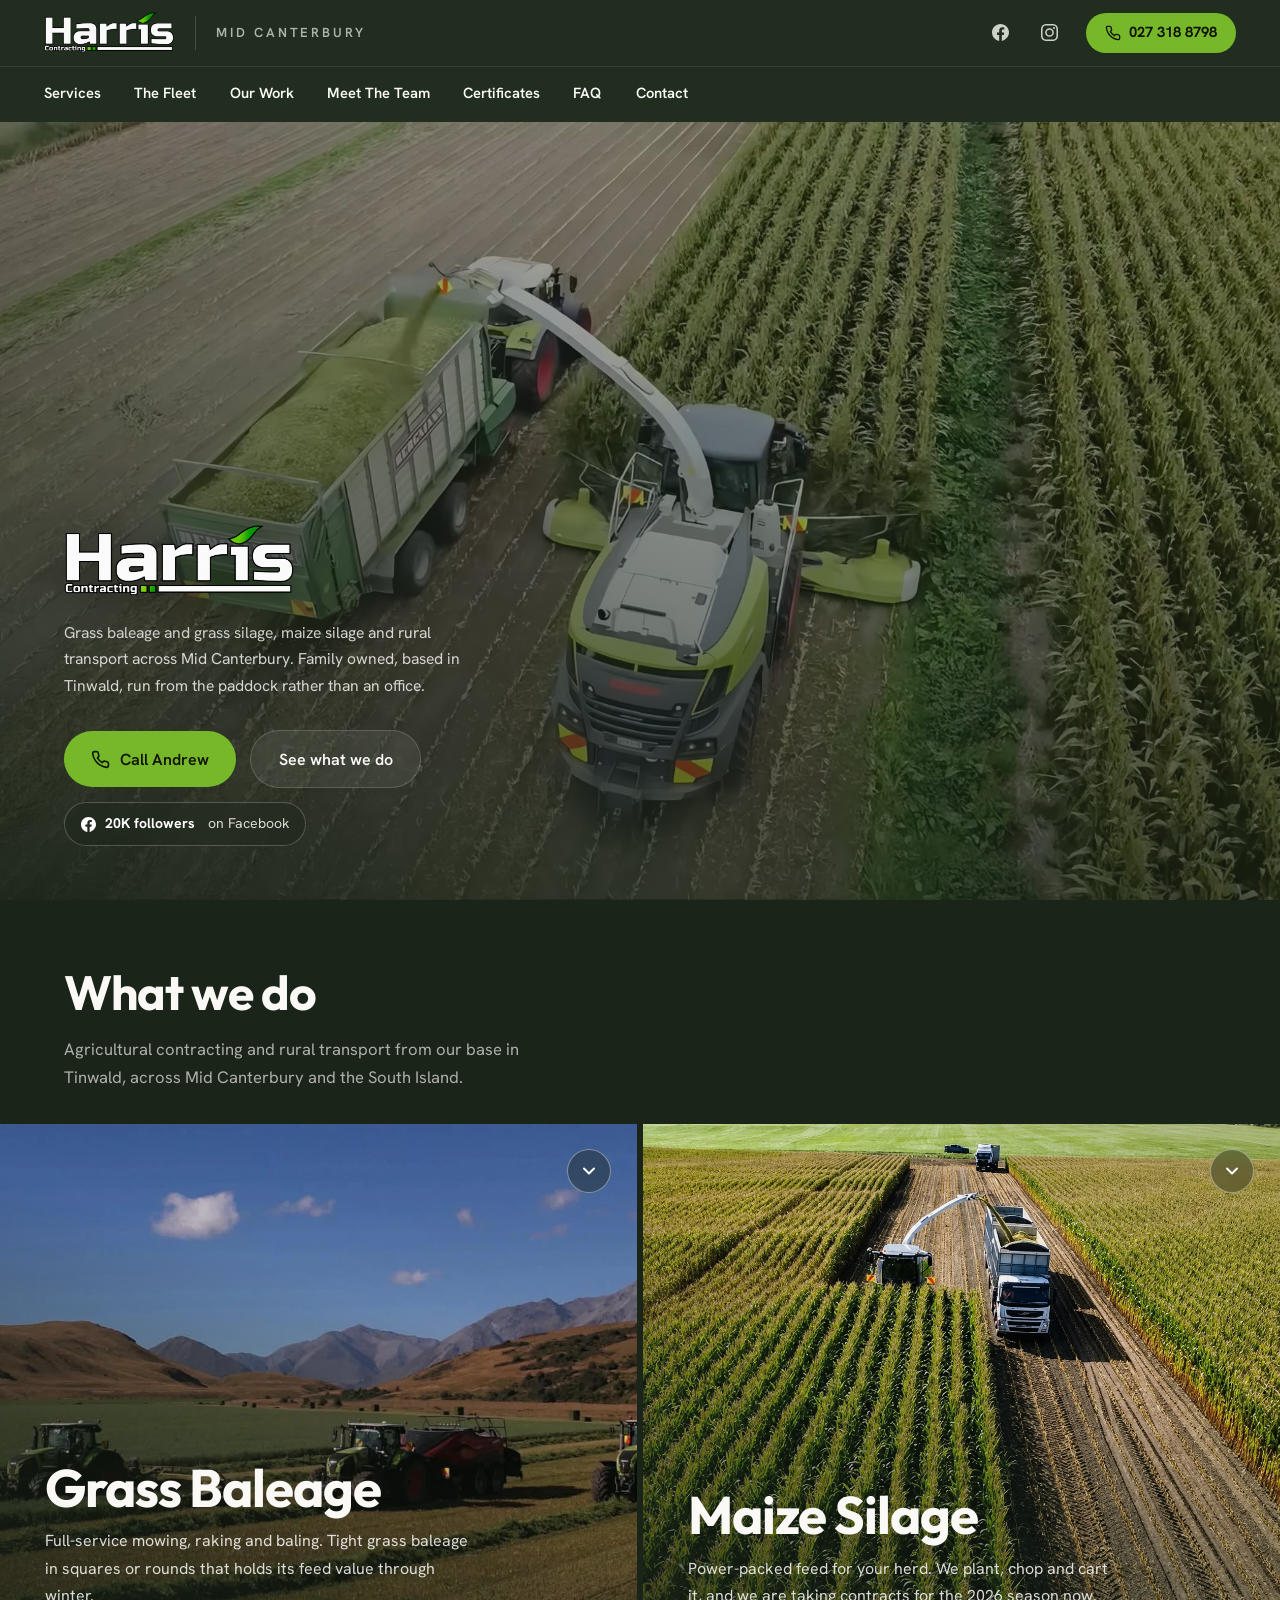
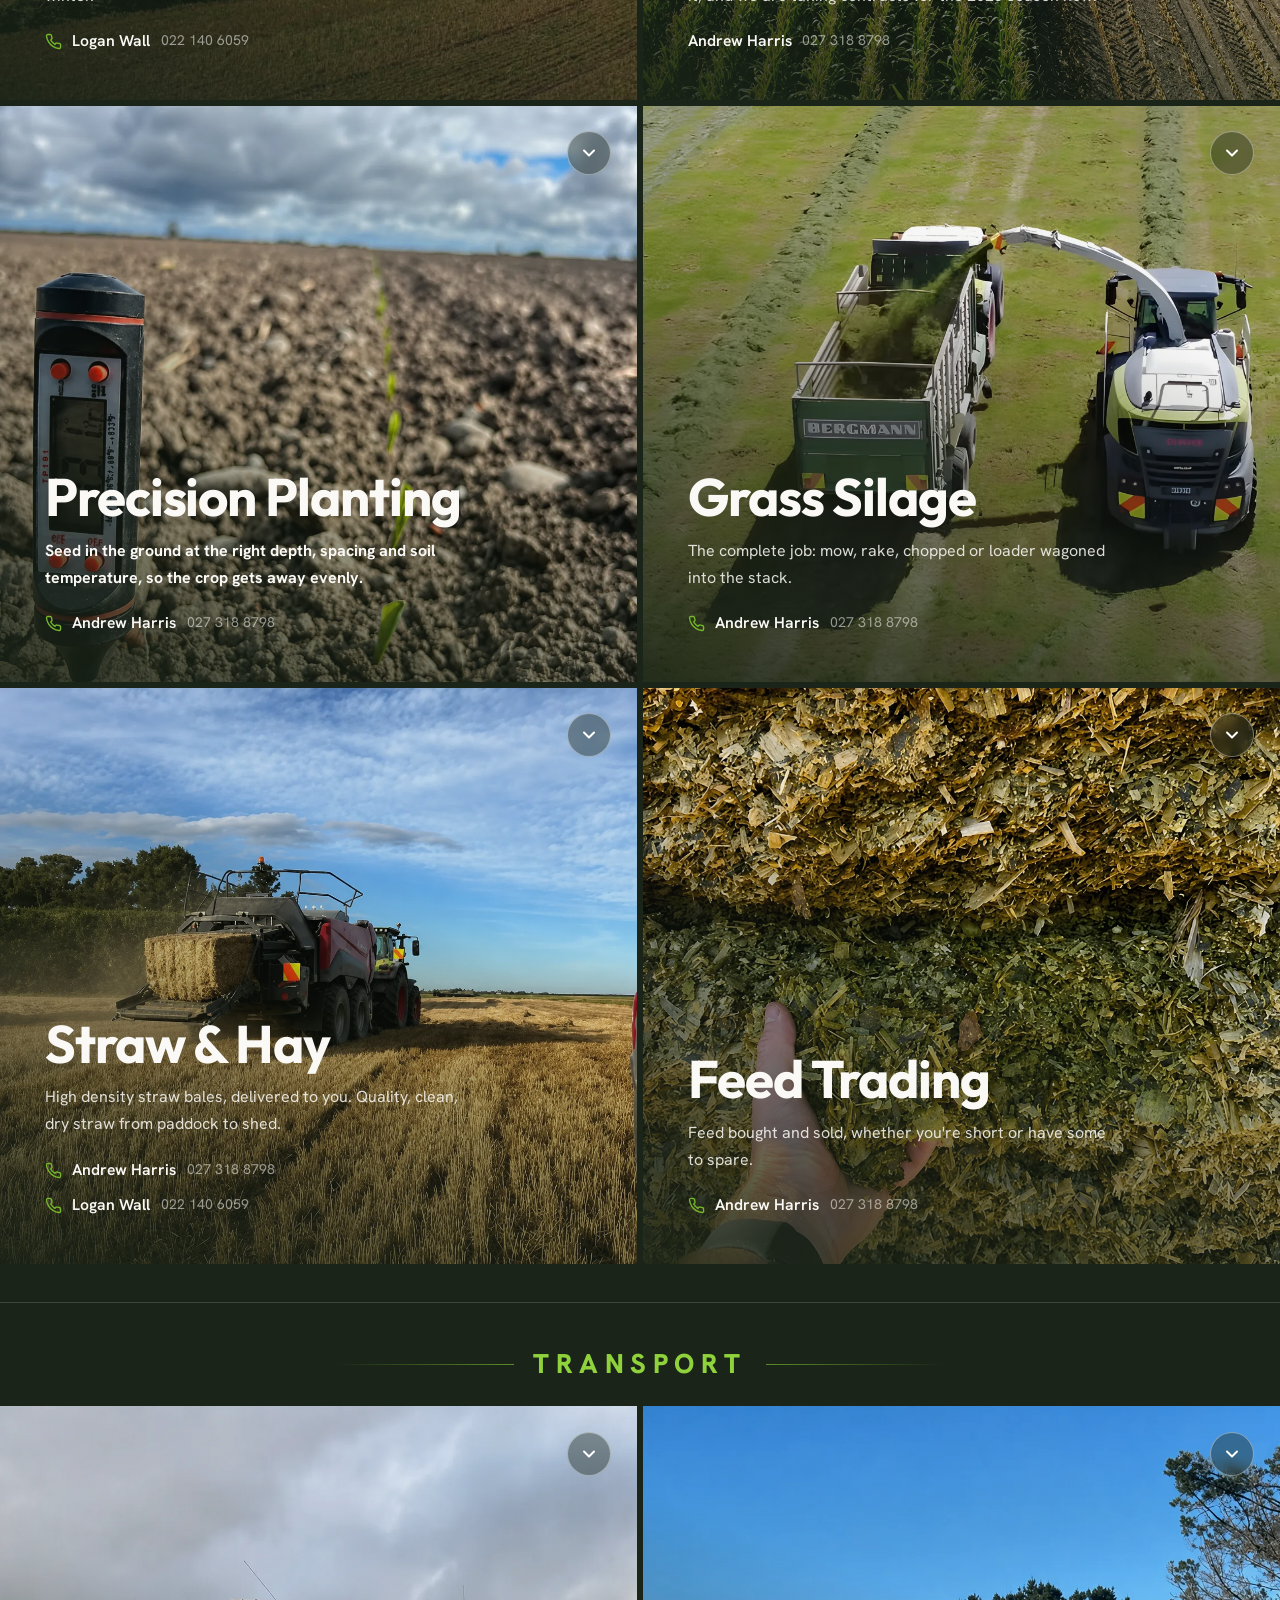
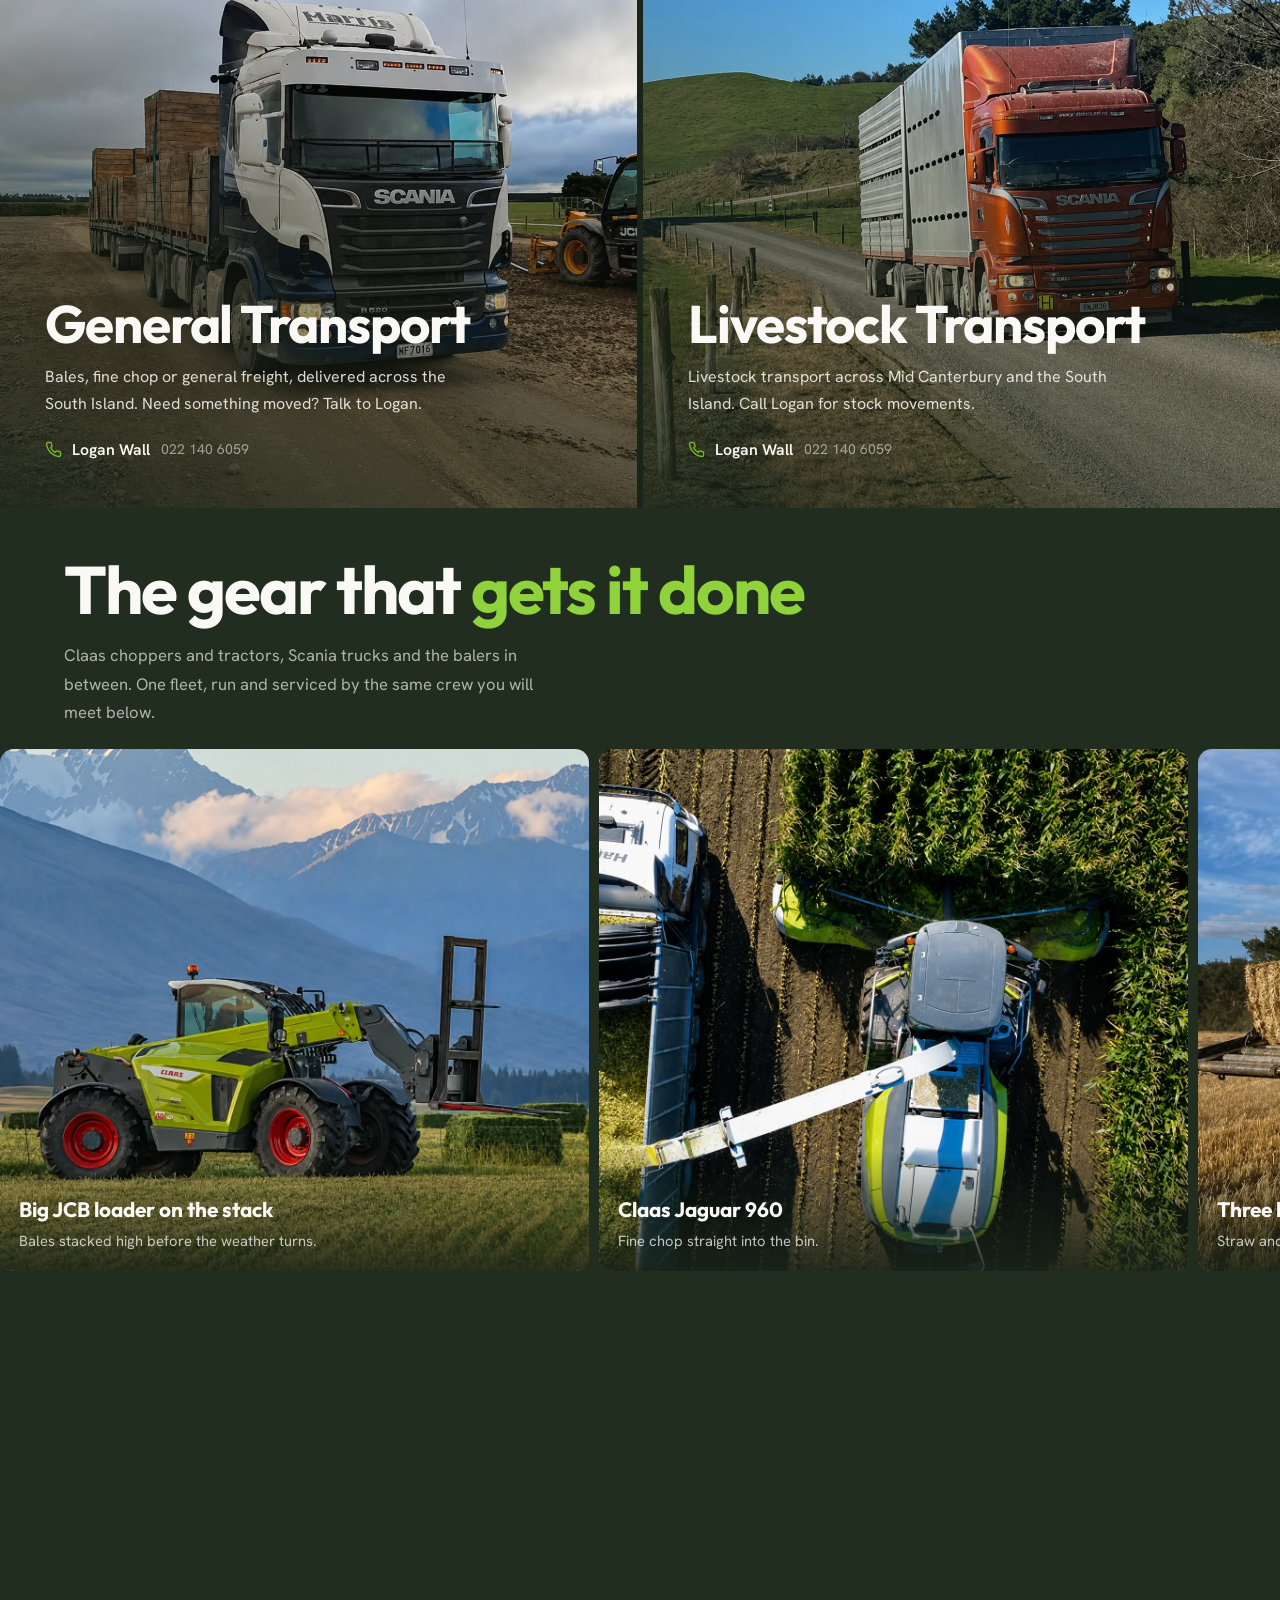
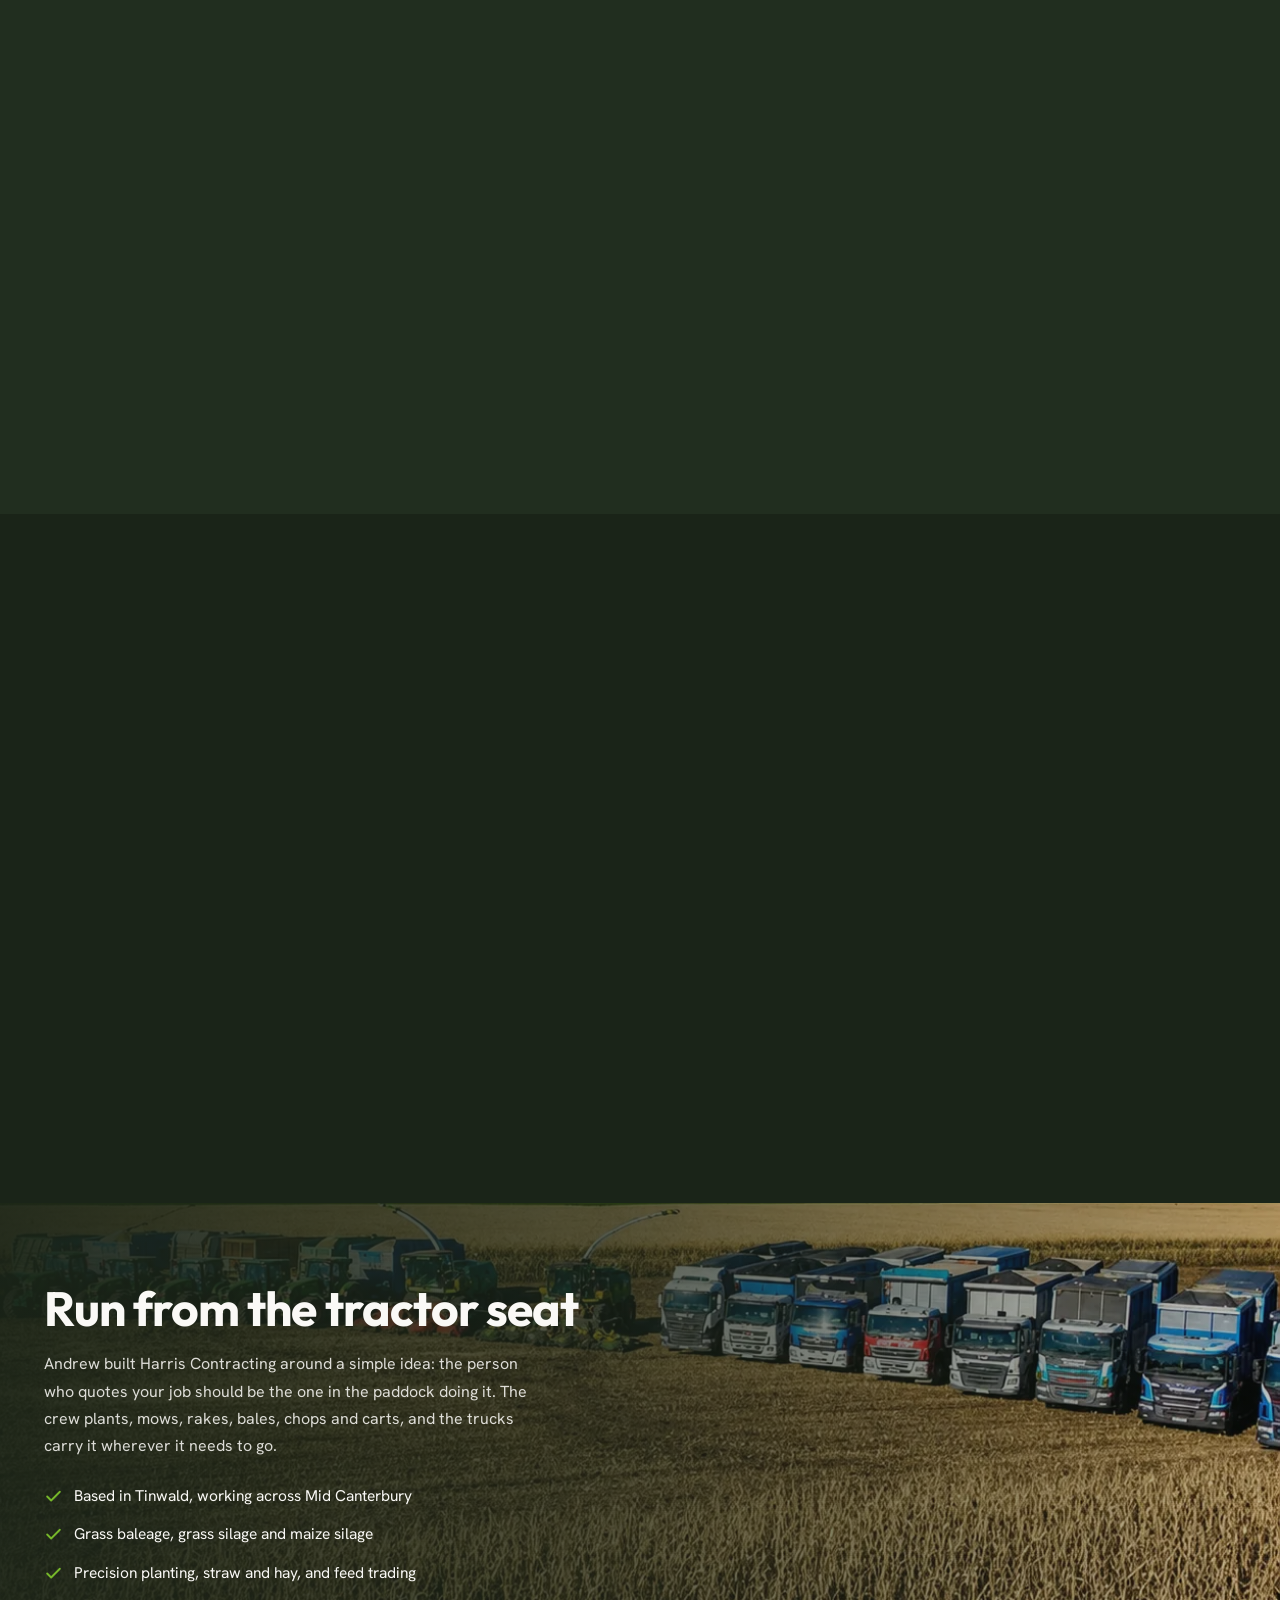
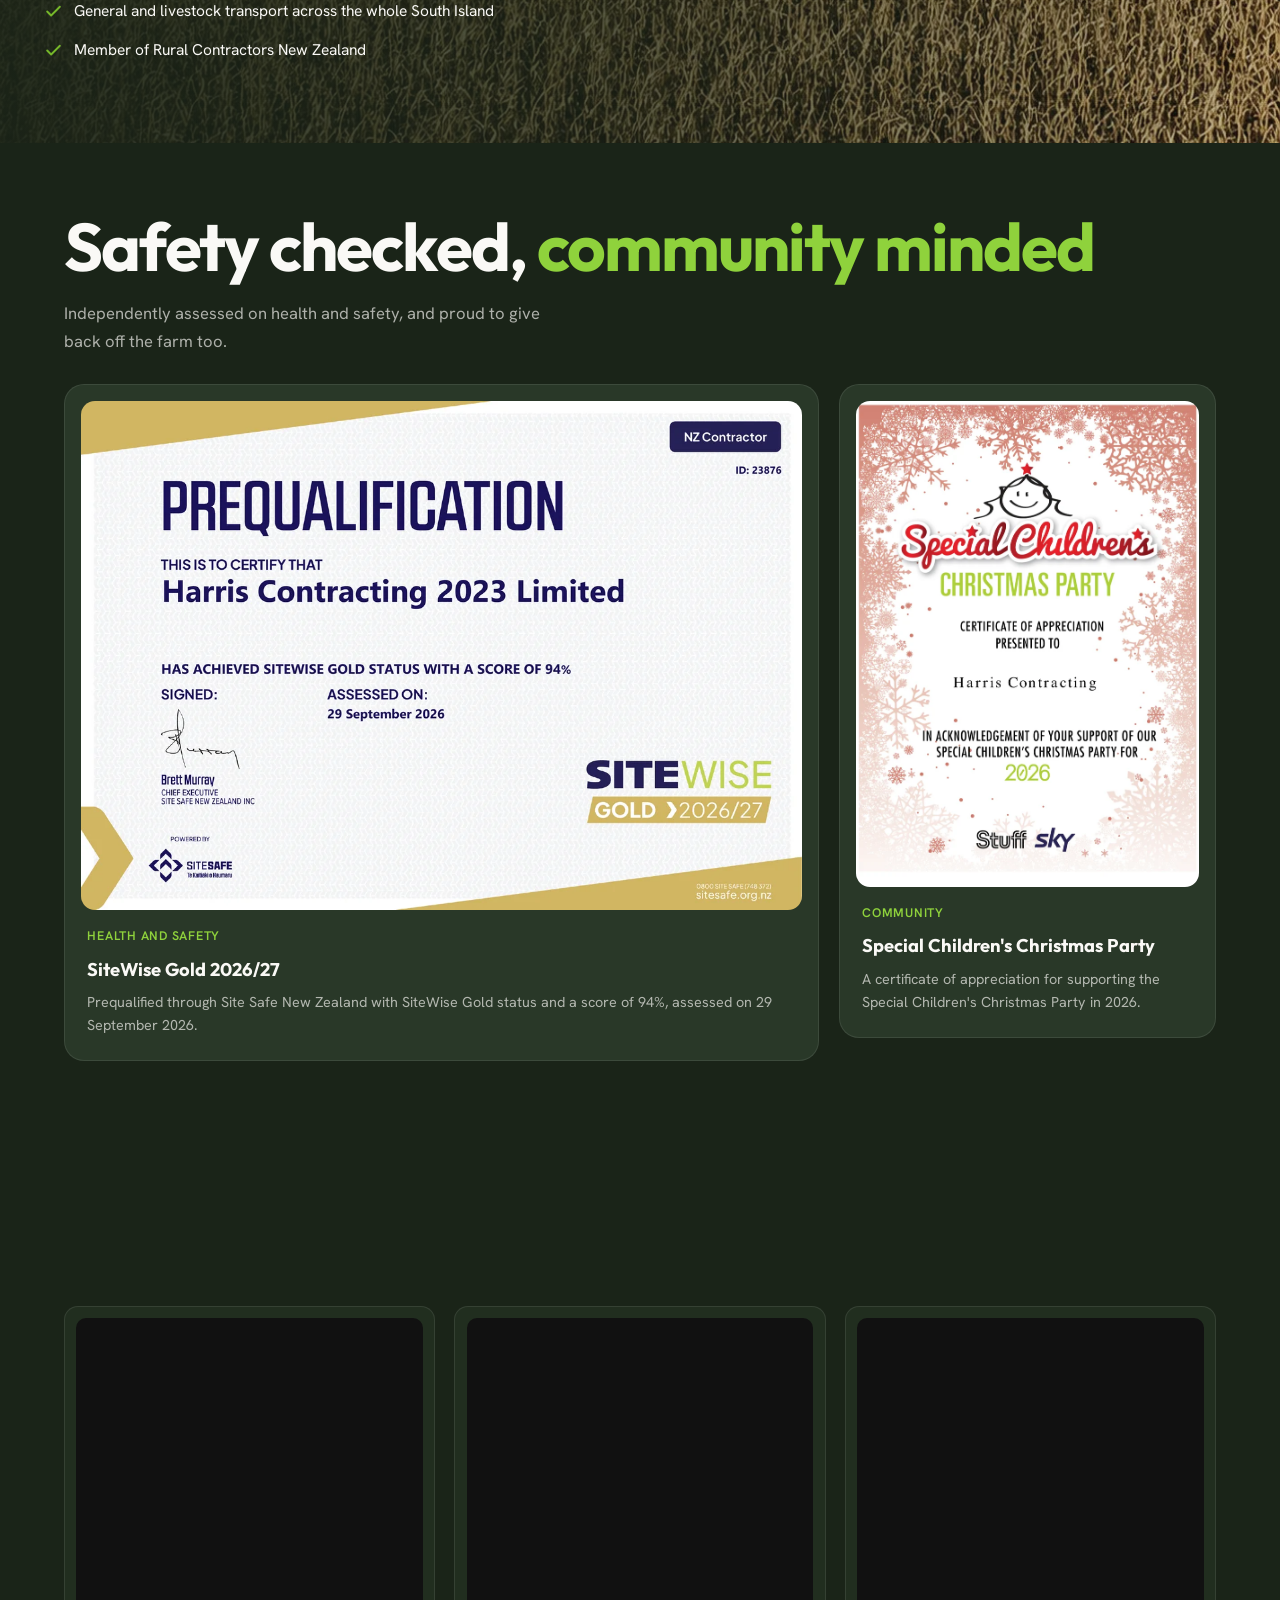
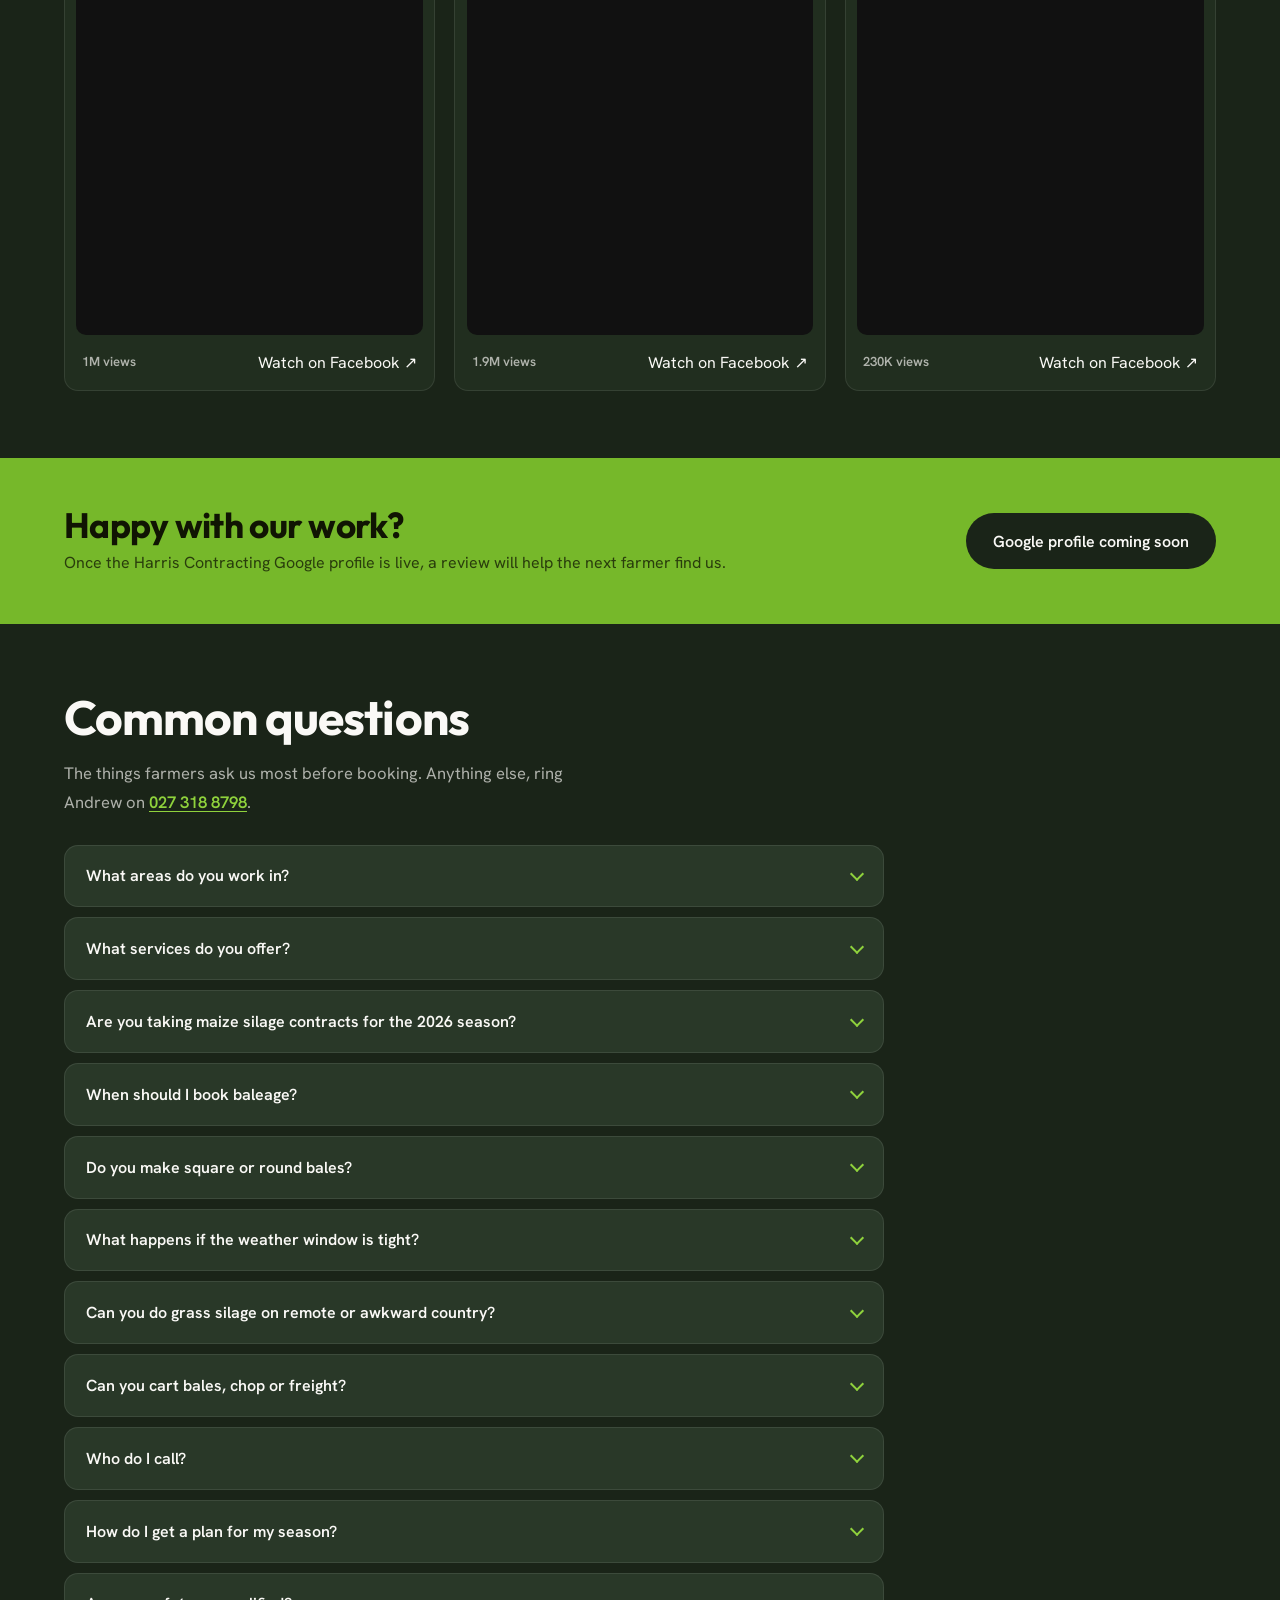
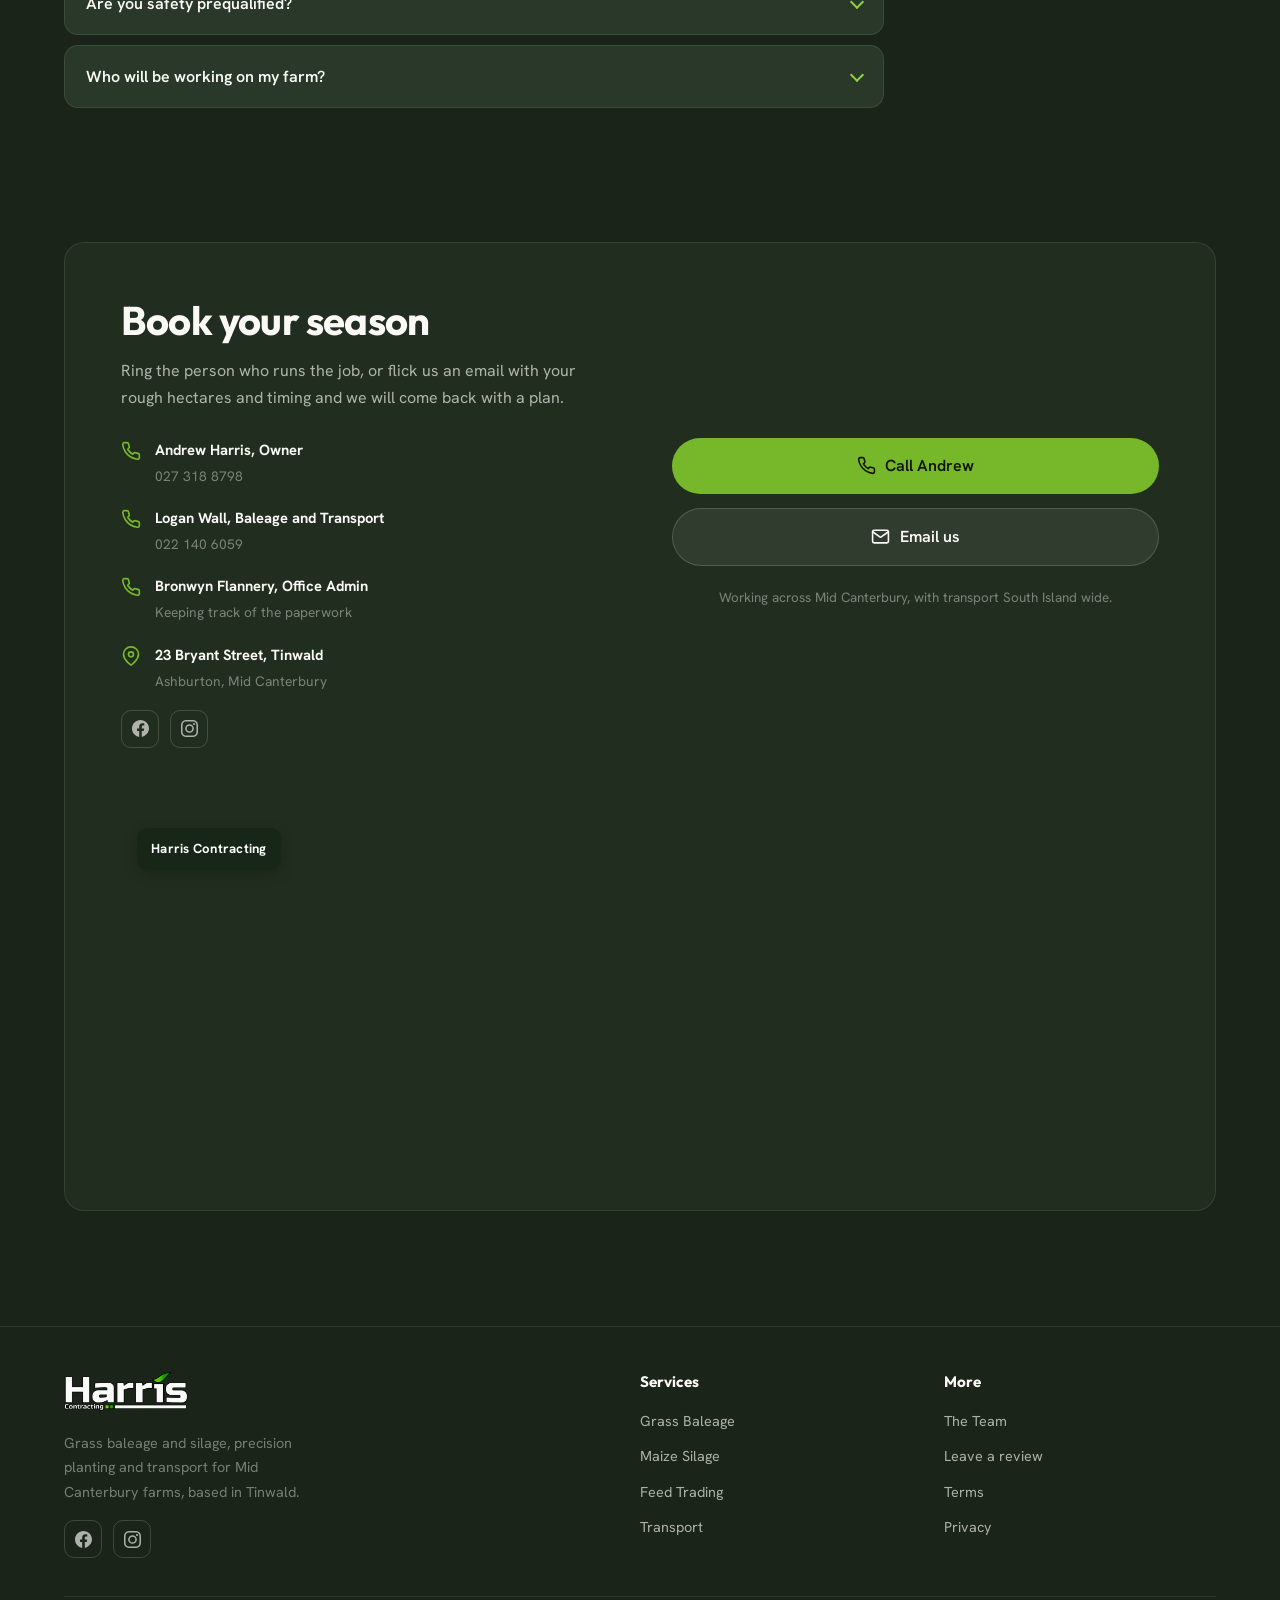
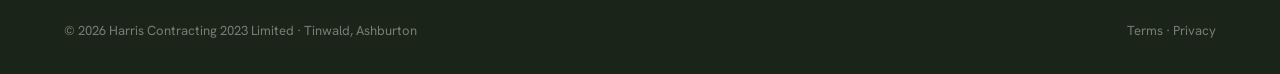
<file: index.html>
<!DOCTYPE html>
<html lang="en-NZ">
<head>
<meta charset="UTF-8">
<meta name="viewport" content="width=device-width, initial-scale=1">
<title>Harris Contracting | Agricultural Contractors, Mid Canterbury</title>
<meta name="description" content="Grass baleage, grass and maize silage, precision planting, feed trading and rural transport across Mid Canterbury and the South Island. Family owned, based in Tinwald.">
<meta name="theme-color" content="#1a2418">
<link rel="icon" type="image/svg+xml" href="img/favicon.svg"><link rel="icon" type="image/png" sizes="64x64" href="img/favicon.png">
<meta property="og:title" content="Harris Contracting | Agricultural Contractors, Mid Canterbury">
<meta property="og:description" content="Grass baleage and silage, precision planting, feed trading and rural transport across Mid Canterbury and the South Island. Family owned, based in Tinwald.">
<meta property="og:image" content="img/hero-poster.jpg">
<link rel="preconnect" href="https://fonts.googleapis.com">
<link rel="preconnect" href="https://fonts.gstatic.com" crossorigin>
<link href="https://fonts.googleapis.com/css2?family=Outfit:wght@500;600;700;800&family=Hanken+Grotesk:wght@400;500;600;700&display=swap" rel="stylesheet">
<link rel="preload" as="image" href="img/hero-poster.jpg">
<link rel="stylesheet" href="styles.css">
<script type="application/ld+json">{"@context": "https://schema.org", "@type": "FAQPage", "mainEntity": [{"@type": "Question", "name": "What areas do you work in?", "acceptedAnswer": {"@type": "Answer", "text": "We are based at 23 Bryant Street, Tinwald, Ashburton, and do our contracting work across Mid Canterbury. Our general and livestock transport runs South Island wide."}}, {"@type": "Question", "name": "What services do you offer?", "acceptedAnswer": {"@type": "Answer", "text": "Grass baleage, grass silage and maize silage, precision planting, straw and hay, feed trading, plus general transport and livestock transport."}}, {"@type": "Question", "name": "Are you taking maize silage contracts for the 2026 season?", "acceptedAnswer": {"@type": "Answer", "text": "Yes. We are contracting now for the 2026 season. Ring Andrew on 027 318 8798 to lock your paddocks in. Planting and the maize contract can be booked together, so one call does both."}}, {"@type": "Question", "name": "When should I book baleage?", "acceptedAnswer": {"@type": "Answer", "text": "Book early for the first cut, or ring mid-season to top up the stack before winter. We bale when the moisture is right, not when the calendar says so."}}, {"@type": "Question", "name": "Do you make square or round bales?", "acceptedAnswer": {"@type": "Answer", "text": "Both. We make tight grass baleage in squares or rounds that holds its feed value through winter. For straw and hay we run three high density big square balers."}}, {"@type": "Question", "name": "What happens if the weather window is tight?", "acceptedAnswer": {"@type": "Answer", "text": "When the weather window is tight we bale under lights rather than lose the crop."}}, {"@type": "Question", "name": "Can you do grass silage on remote or awkward country?", "acceptedAnswer": {"@type": "Answer", "text": "Yes. For grass silage, remote and awkward country is fine. Talk to us about the block before you rule it out."}}, {"@type": "Question", "name": "Can you cart bales, chop or freight?", "acceptedAnswer": {"@type": "Answer", "text": "Yes. We cart bales, fine chop off the chopper and general freight, South Island wide. One truck load or a full season of cartage, ring Logan on 022 140 6059 with the job and the dates."}}, {"@type": "Question", "name": "Who do I call?", "acceptedAnswer": {"@type": "Answer", "text": "Ring Andrew on 027 318 8798 for bookings, silage, planting, straw and hay, and feed trading. Ring Logan on 022 140 6059 for grass baleage, straw and hay, general transport and livestock transport. Bronwyn looks after the office admin, keeping track of the paperwork."}}, {"@type": "Question", "name": "How do I get a plan for my season?", "acceptedAnswer": {"@type": "Answer", "text": "Ring the person who runs the job, or email us with your rough hectares and timing, and we will come back with a plan."}}, {"@type": "Question", "name": "Are you safety prequalified?", "acceptedAnswer": {"@type": "Answer", "text": "Yes. We are prequalified through Site Safe New Zealand with SiteWise Gold status for 2026/27, with a score of 94%, assessed on 29 September 2026. We are also a member of Rural Contractors New Zealand."}}, {"@type": "Question", "name": "Who will be working on my farm?", "acceptedAnswer": {"@type": "Answer", "text": "A small, hands-on team. You will see the same people on your place from the first paddock to the last load, and Andrew stays close to every job from the first quote through to the finished stack."}}]}</script>
</head>
<body>

<header class="nav" id="nav">
  <div class="nav-top">
    <div class="nav-brand">
      <a class="nav-logo" href="#top" aria-label="Harris Contracting home">
        <img src="img/logo-white.png" alt="Harris Contracting">
      </a>
      <span class="nav-divider" aria-hidden="true"></span>
      <span class="nav-region">Mid Canterbury</span>
    </div>
    <div class="nav-utils">
      <a class="nav-util" href="https://www.facebook.com/p/Harris-Contracting-61550772099965/" target="_blank" rel="noopener" aria-label="Harris Contracting on Facebook">
        <svg viewBox="0 0 24 24"><path d="M24 12.07C24 5.41 18.63 0 12 0S0 5.4 0 12.07C0 18.1 4.39 23.1 10.13 24v-8.44H7.08v-3.49h3.04V9.41c0-3.02 1.8-4.7 4.54-4.7 1.31 0 2.68.24 2.68.24v2.97h-1.5c-1.5 0-1.96.93-1.96 1.89v2.26h3.32l-.53 3.49h-2.8V24C18.34 23.1 24 18.1 24 12.07z"/></svg>
      </a>
      <a class="nav-util" href="https://www.instagram.com/harriscontracting/" target="_blank" rel="noopener" aria-label="Harris Contracting on Instagram">
        <svg viewBox="0 0 24 24"><path d="M12 2.16c3.2 0 3.58.01 4.85.07 1.17.05 1.8.25 2.23.41.56.22.96.48 1.38.9.42.42.68.82.9 1.38.16.42.36 1.06.41 2.23.06 1.27.07 1.65.07 4.85s-.01 3.58-.07 4.85c-.05 1.17-.25 1.8-.41 2.23-.22.56-.48.96-.9 1.38-.42.42-.82.68-1.38.9-.42.16-1.06.36-2.23.41-1.27.06-1.65.07-4.85.07s-3.58-.01-4.85-.07c-1.17-.05-1.8-.25-2.23-.41a3.72 3.72 0 0 1-1.38-.9 3.72 3.72 0 0 1-.9-1.38c-.16-.42-.36-1.06-.41-2.23-.06-1.27-.07-1.65-.07-4.85s.01-3.58.07-4.85c.05-1.17.25-1.8.41-2.23.22-.56.48-.96.9-1.38.42-.42.82-.68 1.38-.9.42-.16 1.06-.36 2.23-.41 1.27-.06 1.65-.07 4.85-.07M12 0C8.74 0 8.33.01 7.05.07 5.78.13 4.9.33 4.14.63c-.79.3-1.46.72-2.13 1.38A5.9 5.9 0 0 0 .63 4.14C.33 4.9.13 5.78.07 7.05.01 8.33 0 8.74 0 12s.01 3.67.07 4.95c.06 1.27.26 2.15.56 2.91.3.79.72 1.46 1.38 2.13a5.9 5.9 0 0 0 2.13 1.38c.76.3 1.64.5 2.91.56 1.28.06 1.69.07 4.95.07s3.67-.01 4.95-.07c1.27-.06 2.15-.26 2.91-.56a5.9 5.9 0 0 0 2.13-1.38 5.9 5.9 0 0 0 1.38-2.13c.3-.76.5-1.64.56-2.91.06-1.28.07-1.69.07-4.95s-.01-3.67-.07-4.95c-.06-1.27-.26-2.15-.56-2.91a5.9 5.9 0 0 0-1.38-2.13A5.9 5.9 0 0 0 19.86.63c-.76-.3-1.64-.5-2.91-.56C15.67.01 15.26 0 12 0z"/><path d="M12 5.84A6.16 6.16 0 1 0 18.16 12 6.16 6.16 0 0 0 12 5.84zm0 10.15A3.99 3.99 0 1 1 16 12a3.99 3.99 0 0 1-4 3.99z"/><circle cx="18.41" cy="5.59" r="1.44"/></svg>
      </a>
      <a class="nav-call" href="tel:+64273188798">
        <svg viewBox="0 0 24 24"><path d="M22 16.92v3a2 2 0 0 1-2.18 2 19.79 19.79 0 0 1-8.63-3.07 19.5 19.5 0 0 1-6-6 19.79 19.79 0 0 1-3.07-8.67A2 2 0 0 1 4.11 2h3a2 2 0 0 1 2 1.72 12.84 12.84 0 0 0 .7 2.81 2 2 0 0 1-.45 2.11L8.09 9.91a16 16 0 0 0 6 6l1.27-1.27a2 2 0 0 1 2.11-.45 12.84 12.84 0 0 0 2.81.7A2 2 0 0 1 22 16.92z"/></svg>
        <span>027 318 8798</span>
      </a>
      <button class="nav-toggle" id="nav-toggle" aria-label="Open menu" aria-expanded="false">
        <svg viewBox="0 0 24 24"><line x1="3" y1="7" x2="21" y2="7"/><line x1="3" y1="12" x2="21" y2="12"/><line x1="3" y1="17" x2="21" y2="17"/></svg>
      </button>
    </div>
  </div>
  <nav class="nav-menu" aria-label="Main">
    <div class="nav-menu-inner">
      <a href="#services">Services</a>
      <a href="#fleet">The Fleet</a>
      <a href="#work">Our Work</a>
      <a href="#team">Meet The Team</a>
      <a href="#certificates">Certificates</a>
      <a href="#faq">FAQ</a>
      <a href="#contact">Contact</a>
    </div>
  </nav>
</header>
<div class="mobile-menu" id="mobile-menu">
  <a href="#services">Services</a>
  <a href="#fleet">The Fleet</a>
  <a href="#work">Our Work</a>
  <a href="#team">The Team</a>
  <a href="#certificates">Certificates</a>
  <a href="#faq">FAQ</a>
  <a href="#contact">Contact</a>
</div>

<main id="top">

<!-- Hero -->
<section class="hero">
  <div class="hero-bg">
    <video id="hero-video" autoplay muted loop playsinline preload="metadata" poster="img/hero-poster.jpg" aria-label="Drone footage of a Harris Contracting tractor tedding grass rows in a Mid Canterbury paddock">
      <source src="img/hero-video.mp4" type="video/mp4">
    </video>
  </div>
  <div class="container hero-inner">
    <h1 class="hero-logo"><img src="img/logo-white.png" alt="Harris Contracting" fetchpriority="high"></h1>
    <p class="hero-sub">Grass baleage and grass silage, maize silage and rural transport across Mid Canterbury. Family owned, based in Tinwald, run from the paddock rather than an office.</p>
    <div class="hero-cta">
      <a class="btn btn--primary" href="tel:+64273188798">
        <svg viewBox="0 0 24 24"><path d="M22 16.92v3a2 2 0 0 1-2.18 2 19.79 19.79 0 0 1-8.63-3.07 19.5 19.5 0 0 1-6-6 19.79 19.79 0 0 1-3.07-8.67A2 2 0 0 1 4.11 2h3a2 2 0 0 1 2 1.72 12.84 12.84 0 0 0 .7 2.81 2 2 0 0 1-.45 2.11L8.09 9.91a16 16 0 0 0 6 6l1.27-1.27a2 2 0 0 1 2.11-.45 12.84 12.84 0 0 0 2.81.7A2 2 0 0 1 22 16.92z"/></svg>
        Call Andrew
      </a>
      <a class="btn btn--ghost" href="#services">See what we do</a>
    </div>
    <a class="hero-fb" href="https://www.facebook.com/p/Harris-Contracting-61550772099965/" target="_blank" rel="noopener"><svg viewBox="0 0 24 24"><path d="M24 12.07C24 5.41 18.63 0 12 0S0 5.4 0 12.07C0 18.1 4.39 23.1 10.13 24v-8.44H7.08v-3.49h3.04V9.41c0-3.02 1.8-4.7 4.54-4.7 1.31 0 2.68.24 2.68.24v2.97h-1.5c-1.5 0-1.96.93-1.96 1.89v2.26h3.32l-.53 3.49h-2.8V24C18.34 23.1 24 18.1 24 12.07z"/></svg><strong>20K followers</strong>&nbsp;on Facebook</a>
  </div>
</section>

<!-- Services -->
<section class="section section--svc" id="services">
  <div class="container">
    <div class="reveal">
      <h2>What we do</h2>
      <p class="lede">Agricultural contracting and rural transport from our base in Tinwald, across Mid Canterbury and the South Island.</p>
    </div>
  </div>
  <div class="svc-panels reveal">
    <article class="svc-panel" tabindex="0" role="button" aria-expanded="false">
      <img src="img/baleage-mow-bale-1080.webp" srcset="img/baleage-mow-bale-1080.webp 1080w, img/baleage-mow-bale-1920.webp 1920w" sizes="(max-width:720px) 1000px, 1400px" width="1920" height="887" alt="Harris Contracting Claas tractors mowing grass and baling it into big square bales, with hills and mountains behind" loading="lazy">
      <span class="svc-expand" aria-hidden="true"><svg viewBox="0 0 24 24" fill="none" stroke="currentColor" stroke-width="2.4" stroke-linecap="round" stroke-linejoin="round"><polyline points="6 9 12 15 18 9"/></svg></span>
      <div class="svc-panel-body">
        <h3>Grass Baleage</h3>
        <p>Full-service mowing, raking and baling. Tight grass baleage in squares or rounds that holds its feed value through winter.</p>
        <div class="svc-panel-more"><div class="svc-panel-more-inner">
          <ul>
            <li>One crew handles the whole job. Mow, rake, bale, stack.</li>
            <li>We bale when the moisture is right, not when the calendar says so.</li>
            <li>The same eyes check every job from the first cut to the stack.</li>
          </ul>
          <p>Book early for the first cut, or ring mid-season to top up the stack before winter.</p>
        </div></div>
        <div class="svc-contacts"><a href="tel:+64221406059"><svg viewBox="0 0 24 24"><path d="M22 16.92v3a2 2 0 0 1-2.18 2 19.79 19.79 0 0 1-8.63-3.07 19.5 19.5 0 0 1-6-6 19.79 19.79 0 0 1-3.07-8.67A2 2 0 0 1 4.11 2h3a2 2 0 0 1 2 1.72 12.84 12.84 0 0 0 .7 2.81 2 2 0 0 1-.45 2.11L8.09 9.91a16 16 0 0 0 6 6l1.27-1.27a2 2 0 0 1 2.11-.45 12.84 12.84 0 0 0 2.81.7A2 2 0 0 1 22 16.92z"/></svg>Logan Wall <span>022 140 6059</span></a></div>
      </div>
    </article>
    <article class="svc-panel" tabindex="0" role="button" aria-expanded="false">
      <img src="img/maize-aerial-rows.webp" alt="Forage harvester chopping maize rows into a truck, seen from above" loading="lazy">
      <span class="svc-expand" aria-hidden="true"><svg viewBox="0 0 24 24" fill="none" stroke="currentColor" stroke-width="2.4" stroke-linecap="round" stroke-linejoin="round"><polyline points="6 9 12 15 18 9"/></svg></span>
      <div class="svc-panel-body">
        <h3>Maize Silage</h3>
        <p>Power-packed feed for your herd. We plant, chop and cart it, and we are taking contracts for the 2026 season now.</p>
        <div class="svc-panel-more"><div class="svc-panel-more-inner">
          <ul>
            <li>From planting through to the covered stack: plant, chop, cart, roll.</li>
            <li>Maize silage lifts energy, extends lactation and gives your pasture a breather.</li>
            <li>Andrew and George run the chopping crew from start to finish.</li>
          </ul>
            <p>Contracting now for the 2026 season. Ring Andrew to lock your paddocks in.</p>
        </div></div>
        <div class="svc-contacts"><a href="tel:+64273188798">Andrew Harris <span>027 318 8798</span></a></div>
      </div>
    </article>
    <article class="svc-panel" tabindex="0" role="button" aria-expanded="false">
      <img src="img/planting-soil.webp" alt="Soil thermometer beside a maize seedling in worked ground" loading="lazy">
      <span class="svc-expand" aria-hidden="true"><svg viewBox="0 0 24 24" fill="none" stroke="currentColor" stroke-width="2.4" stroke-linecap="round" stroke-linejoin="round"><polyline points="6 9 12 15 18 9"/></svg></span>
      <div class="svc-panel-body">
        <h3>Precision Planting</h3>
        <p>Seed in the ground at the right depth, spacing and soil temperature, so the crop gets away evenly.</p>
        <div class="svc-panel-more"><div class="svc-panel-more-inner">
          <ul>
            <li>We check soil temperature before the planter goes anywhere near the paddock.</li>
            <li>Even spacing and depth means an even strike and an even chop later on.</li>
          </ul>
          <p>Planting and the maize contract can be booked together, one call does both.</p>
        </div></div>
        <div class="svc-contacts"><a href="tel:+64273188798"><svg viewBox="0 0 24 24"><path d="M22 16.92v3a2 2 0 0 1-2.18 2 19.79 19.79 0 0 1-8.63-3.07 19.5 19.5 0 0 1-6-6 19.79 19.79 0 0 1-3.07-8.67A2 2 0 0 1 4.11 2h3a2 2 0 0 1 2 1.72 12.84 12.84 0 0 0 .7 2.81 2 2 0 0 1-.45 2.11L8.09 9.91a16 16 0 0 0 6 6l1.27-1.27a2 2 0 0 1 2.11-.45 12.84 12.84 0 0 0 2.81.7A2 2 0 0 1 22 16.92z"/></svg>Andrew Harris <span>027 318 8798</span></a></div>
      </div>
    </article>
    <article class="svc-panel" tabindex="0" role="button" aria-expanded="false">
      <img src="img/grass-silage-chop-1080.webp" srcset="img/grass-silage-chop-1080.webp 608w, img/grass-silage-chop-1920.webp 1080w" sizes="(max-width:1000px) 100vw, 50vw" width="1080" height="1920" alt="Claas forage harvester chopping rows of cut grass and blowing it into a Bergmann trailer alongside, seen from above" loading="lazy">
      <span class="svc-expand" aria-hidden="true"><svg viewBox="0 0 24 24" fill="none" stroke="currentColor" stroke-width="2.4" stroke-linecap="round" stroke-linejoin="round"><polyline points="6 9 12 15 18 9"/></svg></span>
      <div class="svc-panel-body">
        <h3>Grass Silage</h3>
        <p>The complete job: mow, rake, chopped or loader wagoned into the stack.</p>
        <div class="svc-panel-more"><div class="svc-panel-more-inner">
          <ul>
            <li>Grass silage work covering mowing, raking, chopping and loader wagon work.</li>
            <li>Rows built for the gear that is coming next, so nothing gets left in the paddock.</li>
          </ul>
          <p>Remote and awkward country is fine, talk to us about the block before you rule it out.</p>
        </div></div>
        <div class="svc-contacts"><a href="tel:+64273188798"><svg viewBox="0 0 24 24"><path d="M22 16.92v3a2 2 0 0 1-2.18 2 19.79 19.79 0 0 1-8.63-3.07 19.5 19.5 0 0 1-6-6 19.79 19.79 0 0 1-3.07-8.67A2 2 0 0 1 4.11 2h3a2 2 0 0 1 2 1.72 12.84 12.84 0 0 0 .7 2.81 2 2 0 0 1-.45 2.11L8.09 9.91a16 16 0 0 0 6 6l1.27-1.27a2 2 0 0 1 2.11-.45 12.84 12.84 0 0 0 2.81.7A2 2 0 0 1 22 16.92z"/></svg>Andrew Harris <span>027 318 8798</span></a></div>
      </div>
    </article>
    <article class="svc-panel" tabindex="0" role="button" aria-expanded="false">
      <img src="img/baling-straw.webp" alt="Big square baler working through straw at golden hour" loading="lazy">
      <span class="svc-expand" aria-hidden="true"><svg viewBox="0 0 24 24" fill="none" stroke="currentColor" stroke-width="2.4" stroke-linecap="round" stroke-linejoin="round"><polyline points="6 9 12 15 18 9"/></svg></span>
      <div class="svc-panel-body">
        <h3>Straw &amp; Hay</h3>
        <p>High density straw bales, delivered to you. Quality, clean, dry straw from paddock to shed.</p>
        <div class="svc-panel-more"><div class="svc-panel-more-inner">
          <ul>
            <li>Three high density big square balers keep harvest moving.</li>
            <li>When the weather window is tight we bale under lights rather than lose the crop.</li>
          </ul>
          <p>Straw behind the header or hay off your own paddocks, either way it gets baled right.</p>
        </div></div>
        <div class="svc-contacts"><a href="tel:+64273188798"><svg viewBox="0 0 24 24"><path d="M22 16.92v3a2 2 0 0 1-2.18 2 19.79 19.79 0 0 1-8.63-3.07 19.5 19.5 0 0 1-6-6 19.79 19.79 0 0 1-3.07-8.67A2 2 0 0 1 4.11 2h3a2 2 0 0 1 2 1.72 12.84 12.84 0 0 0 .7 2.81 2 2 0 0 1-.45 2.11L8.09 9.91a16 16 0 0 0 6 6l1.27-1.27a2 2 0 0 1 2.11-.45 12.84 12.84 0 0 0 2.81.7A2 2 0 0 1 22 16.92z"/></svg>Andrew Harris <span>027 318 8798</span></a><a href="tel:+64221406059"><svg viewBox="0 0 24 24"><path d="M22 16.92v3a2 2 0 0 1-2.18 2 19.79 19.79 0 0 1-8.63-3.07 19.5 19.5 0 0 1-6-6 19.79 19.79 0 0 1-3.07-8.67A2 2 0 0 1 4.11 2h3a2 2 0 0 1 2 1.72 12.84 12.84 0 0 0 .7 2.81 2 2 0 0 1-.45 2.11L8.09 9.91a16 16 0 0 0 6 6l1.27-1.27a2 2 0 0 1 2.11-.45 12.84 12.84 0 0 0 2.81.7A2 2 0 0 1 22 16.92z"/></svg>Logan Wall <span>022 140 6059</span></a></div>
      </div>
    </article>
    <article class="svc-panel" tabindex="0" role="button" aria-expanded="false">
      <img src="img/silage-chop.webp" alt="Hand checking a fistful of chopped silage at the stack face" loading="lazy">
      <span class="svc-expand" aria-hidden="true"><svg viewBox="0 0 24 24" fill="none" stroke="currentColor" stroke-width="2.4" stroke-linecap="round" stroke-linejoin="round"><polyline points="6 9 12 15 18 9"/></svg></span>
      <div class="svc-panel-body">
        <h3>Feed Trading</h3>
        <p>Feed bought and sold, whether you're short or have some to spare.</p>
        <div class="svc-panel-more"><div class="svc-panel-more-inner">
          <ul>
            <li>Short on feed? Talk to us about buying some.</li>
            <li>Got surplus? Talk to us about selling it.</li>
          </ul>
          <p>Give Andrew a call about what you need, or what you have to sell.</p>
        </div></div>
        <div class="svc-contacts"><a href="tel:+64273188798"><svg viewBox="0 0 24 24"><path d="M22 16.92v3a2 2 0 0 1-2.18 2 19.79 19.79 0 0 1-8.63-3.07 19.5 19.5 0 0 1-6-6 19.79 19.79 0 0 1-3.07-8.67A2 2 0 0 1 4.11 2h3a2 2 0 0 1 2 1.72 12.84 12.84 0 0 0 .7 2.81 2 2 0 0 1-.45 2.11L8.09 9.91a16 16 0 0 0 6 6l1.27-1.27a2 2 0 0 1 2.11-.45 12.84 12.84 0 0 0 2.81.7A2 2 0 0 1 22 16.92z"/></svg>Andrew Harris <span>027 318 8798</span></a></div>
      </div>
    </article>
    <div class="svc-subheading svc-subheading--transport">Transport</div>
    <article class="svc-panel" tabindex="0" role="button" aria-expanded="false">
      <img src="img/transport-scania.webp" alt="Harris Contracting Scania truck loaded with produce bins" loading="lazy">
      <span class="svc-expand" aria-hidden="true"><svg viewBox="0 0 24 24" fill="none" stroke="currentColor" stroke-width="2.4" stroke-linecap="round" stroke-linejoin="round"><polyline points="6 9 12 15 18 9"/></svg></span>
      <div class="svc-panel-body">
        <h3>General Transport</h3>
        <p>Bales, fine chop or general freight, delivered across the South Island. Need something moved? Talk to Logan.</p>
        <div class="svc-panel-more"><div class="svc-panel-more-inner">
          <ul>
            <li>Bale cartage, fine chop off the chopper, and general freight in between.</li>
            <li>South Island wide, not just around the basin.</li>
          </ul>
          <p>One truck load or a full season of cartage, ring Logan on 022 140 6059 with the job and the dates.</p>
        </div></div>
        <div class="svc-contacts"><a href="tel:+64221406059"><svg viewBox="0 0 24 24"><path d="M22 16.92v3a2 2 0 0 1-2.18 2 19.79 19.79 0 0 1-8.63-3.07 19.5 19.5 0 0 1-6-6 19.79 19.79 0 0 1-3.07-8.67A2 2 0 0 1 4.11 2h3a2 2 0 0 1 2 1.72 12.84 12.84 0 0 0 .7 2.81 2 2 0 0 1-.45 2.11L8.09 9.91a16 16 0 0 0 6 6l1.27-1.27a2 2 0 0 1 2.11-.45 12.84 12.84 0 0 0 2.81.7A2 2 0 0 1 22 16.92z"/></svg>Logan Wall <span>022 140 6059</span></a></div>
      </div>
    </article>
    <article class="svc-panel" tabindex="0" role="button" aria-expanded="false">
      <img src="img/transport-stock-truck.webp" alt="Livestock transport truck on a South Island road" loading="lazy">
      <span class="svc-expand" aria-hidden="true"><svg viewBox="0 0 24 24" fill="none" stroke="currentColor" stroke-width="2.4" stroke-linecap="round" stroke-linejoin="round"><polyline points="6 9 12 15 18 9"/></svg></span>
      <div class="svc-panel-body"><h3>Livestock Transport</h3><p>Livestock transport across Mid Canterbury and the South Island. Call Logan for stock movements.</p><div class="svc-panel-more"><div class="svc-panel-more-inner"><ul><li>Planned stock cartage with a clear pickup and delivery plan.</li><li>South Island wide for regular and one-off movements.</li></ul><p>Ring Logan on 022 140 6059 to talk through the load and timing.</p></div></div><div class="svc-contacts"><a href="tel:+64221406059"><svg viewBox="0 0 24 24"><path d="M22 16.92v3a2 2 0 0 1-2.18 2 19.79 19.79 0 0 1-8.63-3.07 19.5 19.5 0 0 1-6-6 19.79 19.79 0 0 1-3.07-8.67A2 2 0 0 1 4.11 2h3a2 2 0 0 1 2 1.72c.13.96.36 1.9.7 2.81a2 2 0 0 1-.45 2.11L8.09 9.91a16 16 0 0 0 6 6l1.27-1.27a2 2 0 0 1 2.11-.45c.9.34 1.85.57 2.81.7A2 2 0 0 1 22 16.92z"/></svg>Logan Wall <span>022 140 6059</span></a></div></div>
    </article>
  </div>
</section>


<!-- Fleet -->
<section class="section section--bone" id="fleet">
  <div class="container">
    <div class="reveal">
      <h2 class="h2-big">The gear that <em>gets it done</em></h2>
      <p class="lede">Claas choppers and tractors, Scania trucks and the balers in between. One fleet, run and serviced by the same crew you will meet below.</p>
    </div>
  </div>
  <div class="fleet-scroller reveal" tabindex="0" aria-label="Fleet photos, scroll sideways">
    <figure class="fleet-slide">
      <img src="img/hero-telehandler.webp" alt="Big JCB loader stacking bales with the Southern Alps behind" loading="lazy">
      <figcaption><strong>Big JCB loader on the stack</strong><span>Bales stacked high before the weather turns.</span></figcaption>
    </figure>
    <figure class="fleet-slide">
      <img src="img/maize-aerial-close.webp" alt="Claas Jaguar chopping maize into the truck alongside" loading="lazy">
      <figcaption><strong>Claas Jaguar 960</strong><span>Fine chop straight into the bin.</span></figcaption>
    </figure>
    <figure class="fleet-slide">
      <img src="img/baler-squares.webp" alt="Big square baler working through stubble" loading="lazy">
      <figcaption><strong>Three high density big square balers</strong><span>Straw and hay through harvest.</span></figcaption>
    </figure>
    <figure class="fleet-slide">
      <img src="img/silage-pit.webp" alt="Compacted silage stack face" loading="lazy">
      <figcaption><strong>The stack</strong><span>Rolled tight and covered before the rain.</span></figcaption>
    </figure>
    <figure class="fleet-slide">
      <img src="img/transport-shed-load.webp" alt="Truck loaded with produce bins inside the shed" loading="lazy">
      <figcaption><strong>Freight and bins</strong><span>Loaded in the shed, delivered South Island wide.</span></figcaption>
    </figure>
  </div>
</section>

<!-- Gallery -->
<section class="section section--bone" id="work">
  <div class="container">
    <div class="reveal">
      <h2 class="h2-big">A season <em>in the paddock</em></h2>
      <p class="lede">Shots from our own gear on Mid Canterbury farms, from first mow to the last bale carted off under lights.</p>
    </div>
  </div>
    <div class="fleet-scroller reveal" tabindex="0" aria-label="Work photos, scroll sideways">
    <figure class="fleet-slide"><img src="img/fleet-aerial.webp" alt="Harris Contracting fleet of tractors and trucks lined up in a paddock" loading="lazy"><figcaption><strong>The full fleet lined up between jobs</strong></figcaption></figure>
    <figure class="fleet-slide"><img src="img/mowing-rows.webp" alt="Claas tractor mowing grass rows" loading="lazy"><figcaption><strong>First cut going down</strong></figcaption></figure>
    <figure class="fleet-slide"><img src="img/maize-chopper-trailer.webp" alt="Forage harvester filling a silage trailer with chopped maize" loading="lazy"><figcaption><strong>Fine chop straight into the trailer</strong></figcaption></figure>
    <figure class="fleet-slide"><img src="img/baling-straw.webp" alt="Square baler working through straw at golden hour" loading="lazy"><figcaption><strong>Squares through the straw</strong></figcaption></figure>
    <figure class="fleet-slide"><img src="img/green-aerial.webp" alt="Tractors rowing up a green paddock below the hills" loading="lazy"><figcaption><strong>Rowing up under the hills</strong></figcaption></figure>
    <figure class="fleet-slide"><img src="img/night-baling.webp" alt="Baling under lights at night" loading="lazy"><figcaption><strong>When the weather window says go, we go</strong></figcaption></figure>
    <figure class="fleet-slide"><img src="img/transport-stock-truck.webp" alt="Livestock transport truck on a rural South Island road" loading="lazy"><figcaption><strong>Livestock transport heading over the hill</strong></figcaption></figure>
    <figure class="fleet-slide"><img src="img/yard-new-gate-1080.webp" srcset="img/yard-new-gate-1080.webp 1080w, img/yard-new-gate-1920.webp 1920w" sizes="(max-width:720px) 92vw, 640px" width="1920" height="1440" alt="Harris Contracting ute at a timber gateway with the Harris sign, the site of the new yard" loading="lazy"><figcaption><strong>Where the new yard will be</strong></figcaption></figure>
    <figure class="fleet-slide"><img src="img/ute-office-1080.webp" srcset="img/ute-office-1080.webp 1080w, img/ute-office-1920.webp 1920w" sizes="(max-width:720px) 92vw, 640px" width="1920" height="1440" alt="Harris Contracting ute parked on the road outside the office" loading="lazy"><figcaption><strong>The ute outside the office</strong></figcaption></figure>
  </div>
</section>

<!-- Team -->
<section class="section" id="team">
  <div class="container">
    <div class="reveal">
      <h2>Meet the team</h2>
      <p class="lede">A small, hands-on team. You will see the same people on your place from the first paddock to the last load.</p>
    </div>
    <div class="team-grid">
      <article class="team-card reveal">
        <img class="team-face" src="img/team-andrew.webp" alt="Andrew Harris with his dog on the straw" loading="lazy" width="640" height="635">
        <h3>Andrew Harris</h3>
        <p class="team-role">Owner</p>
        <p>Owner operator with about 15 years in the agricultural contracting industry. Andrew stays close to every job, from the first quote through to the finished stack.</p>
      </article>
      <article class="team-card reveal reveal-d2">
        <img class="team-face" src="img/team-logan.webp" alt="Logan Wall in front of the big square baler" loading="lazy" width="632" height="640">
        <h3>Logan Wall</h3>
        <p class="team-role">Baleage &amp; Transport</p>
        <p>Fourteen to fifteen years contracting around Mid Canterbury. Logan looks after grass baleage, straw and hay, and the transport side, handling general and stock transport bookings.</p>
      </article>
      <article class="team-card reveal reveal-d3">
        <img class="team-face" src="img/team-bronwyn.webp" alt="Bronwyn Flannery beside the Harris truck" loading="lazy" width="640" height="636">
        <h3>Bronwyn Flannery</h3>
        <p class="team-role">Office Admin</p>
        <p>Bronwyn looks after the office admin for Harris Contracting, keeping track of the paperwork and customer details.</p>
      </article>
    </div>
  </div>
</section>

<!-- About -->
<section class="about-band reveal" id="about">
  <img src="img/fleet-aerial.webp" alt="Harris Contracting machinery working across a Mid Canterbury paddock" loading="lazy">
  <div class="about-band-body">
    <h2>Run from the tractor seat</h2>
    <p>Andrew built Harris Contracting around a simple idea: the person who quotes your job should be the one in the paddock doing it. The crew plants, mows, rakes, bales, chops and carts, and the trucks carry it wherever it needs to go.</p>
    <ul class="about-points">
      <li><svg viewBox="0 0 24 24"><polyline points="20 6 9 17 4 12"/></svg><span>Based in Tinwald, working across Mid Canterbury</span></li>
      <li><svg viewBox="0 0 24 24"><polyline points="20 6 9 17 4 12"/></svg><span>Grass baleage, grass silage and maize silage</span></li>
      <li><svg viewBox="0 0 24 24"><polyline points="20 6 9 17 4 12"/></svg><span>Precision planting, straw and hay, and feed trading</span></li>
      <li><svg viewBox="0 0 24 24"><polyline points="20 6 9 17 4 12"/></svg><span>General and livestock transport across the whole South Island</span></li>
      <li><svg viewBox="0 0 24 24"><polyline points="20 6 9 17 4 12"/></svg><span>Member of Rural Contractors New Zealand</span></li>
    </ul>
  </div>
</section>

<!-- Certificates -->
<section class="section" id="certificates">
  <div class="container">
    <div class="reveal">
      <h2 class="h2-big">Safety checked, <em>community minded</em></h2>
      <p class="lede">Independently assessed on health and safety, and proud to give back off the farm too.</p>
    </div>
    <div class="cert-grid">
      <figure class="cert-card reveal">
        <div class="cert-frame"><img src="img/cert-sitewise-1080.webp" srcset="img/cert-sitewise-1080.webp 1080w, img/cert-sitewise-1920.webp 1920w" sizes="(max-width:720px) 92vw, 760px" width="1920" height="1357" loading="lazy" alt="Site Safe SiteWise Gold 2026/27 prequalification certificate for Harris Contracting 2023 Limited, score of 94%"></div>
        <figcaption><span class="team-role">Health and safety</span><strong>SiteWise Gold 2026/27</strong><p>Prequalified through Site Safe New Zealand with SiteWise Gold status and a score of 94%, assessed on 29 September 2026.</p></figcaption>
      </figure>
      <figure class="cert-card reveal reveal-d2">
        <div class="cert-frame"><img src="img/cert-xmas-1080.webp" srcset="img/cert-xmas-1080.webp 1080w, img/cert-xmas-1920.webp 1920w" sizes="(max-width:720px) 92vw, 380px" width="1356" height="1920" loading="lazy" alt="Special Children's Christmas Party 2026 certificate of appreciation presented to Harris Contracting"></div>
        <figcaption><span class="team-role">Community</span><strong>Special Children's Christmas Party</strong><p>A certificate of appreciation for supporting the Special Children's Christmas Party in 2026.</p></figcaption>
      </figure>
    </div>
  </div>
</section>

<!-- Leave a review -->
<section class="section section--media" id="videos">
  <div class="container">
    <div class="section-head reveal">
      <div><p class="eyebrow">Out in the paddock</p><h2>Harris Contracting in action.</h2></div>
      <p class="lede">A look at the people, machines and work behind each season.</p>
    </div>
    <div class="video-grid reveal">
      <article class="video-card"><div class="video-frame"><iframe src="https://www.facebook.com/plugins/video.php?href=https%3A%2F%2Fwww.facebook.com%2Freel%2F1732397791095755&show_text=false&width=500" title="Harris Contracting video" loading="lazy" allow="autoplay; clipboard-write; encrypted-media; picture-in-picture; web-share" allowfullscreen></iframe></div><div class="video-card__footer"><span class="video-card__views">1M views</span><a href="https://www.facebook.com/reel/1732397791095755" target="_blank" rel="noopener">Watch on Facebook <span aria-hidden="true">↗</span></a></div></article>
      <article class="video-card"><div class="video-frame"><iframe src="https://www.facebook.com/plugins/video.php?href=https%3A%2F%2Fwww.facebook.com%2Freel%2F913721331507135&show_text=false&width=500" title="Harris Contracting video" loading="lazy" allow="autoplay; clipboard-write; encrypted-media; picture-in-picture; web-share" allowfullscreen></iframe></div><div class="video-card__footer"><span class="video-card__views">1.9M views</span><a href="https://www.facebook.com/reel/913721331507135" target="_blank" rel="noopener">Watch on Facebook <span aria-hidden="true">↗</span></a></div></article>
      <article class="video-card"><div class="video-frame"><iframe src="https://www.facebook.com/plugins/video.php?href=https%3A%2F%2Fwww.facebook.com%2Freel%2F1448393673701680&show_text=false&width=500" title="Harris Contracting video" loading="lazy" allow="autoplay; clipboard-write; encrypted-media; picture-in-picture; web-share" allowfullscreen></iframe></div><div class="video-card__footer"><span class="video-card__views">230K views</span><a href="https://www.facebook.com/reel/1448393673701680" target="_blank" rel="noopener">Watch on Facebook <span aria-hidden="true">↗</span></a></div></article>
    </div>
  </div>
</section>

<!-- Leave a review -->
<section class="rev-cta">
  <div class="container rev-cta-inner reveal">
    <div>
      <h2>Happy with our work?</h2>
      <p>Once the Harris Contracting Google profile is live, a review will help the next farmer find us.</p>
    </div>
    <a class="btn btn--dark" href="#contact">Google profile coming soon</a>
  </div>
</section>


<!-- FAQ -->
<section class="section" id="faq">
  <div class="container">
    <div class="reveal">
      <h2>Common questions</h2>
      <p class="lede">The things farmers ask us most before booking. Anything else, ring Andrew on <a href="tel:+64273188798">027 318 8798</a>.</p>
    </div>
    <div class="faq-list reveal">
      <details>
        <summary>What areas do you work in?</summary>
        <p>We are based at 23 Bryant Street, Tinwald, Ashburton, and do our contracting work across Mid Canterbury. Our general and livestock transport runs South Island wide.</p>
      </details>
      <details>
        <summary>What services do you offer?</summary>
        <p>Grass baleage, grass silage and maize silage, precision planting, straw and hay, feed trading, plus general transport and livestock transport.</p>
      </details>
      <details>
        <summary>Are you taking maize silage contracts for the 2026 season?</summary>
        <p>Yes. We are contracting now for the 2026 season. Ring Andrew on <a href="tel:+64273188798">027 318 8798</a> to lock your paddocks in. Planting and the maize contract can be booked together, so one call does both.</p>
      </details>
      <details>
        <summary>When should I book baleage?</summary>
        <p>Book early for the first cut, or ring mid-season to top up the stack before winter. We bale when the moisture is right, not when the calendar says so.</p>
      </details>
      <details>
        <summary>Do you make square or round bales?</summary>
        <p>Both. We make tight grass baleage in squares or rounds that holds its feed value through winter. For straw and hay we run three high density big square balers.</p>
      </details>
      <details>
        <summary>What happens if the weather window is tight?</summary>
        <p>When the weather window is tight we bale under lights rather than lose the crop.</p>
      </details>
      <details>
        <summary>Can you do grass silage on remote or awkward country?</summary>
        <p>Yes. For grass silage, remote and awkward country is fine. Talk to us about the block before you rule it out.</p>
      </details>
      <details>
        <summary>Can you cart bales, chop or freight?</summary>
        <p>Yes. We cart bales, fine chop off the chopper and general freight, South Island wide. One truck load or a full season of cartage, ring Logan on <a href="tel:+64221406059">022 140 6059</a> with the job and the dates.</p>
      </details>
      <details>
        <summary>Who do I call?</summary>
        <p>Ring Andrew on <a href="tel:+64273188798">027 318 8798</a> for bookings, silage, planting, straw and hay, and feed trading. Ring Logan on <a href="tel:+64221406059">022 140 6059</a> for grass baleage, straw and hay, general transport and livestock transport. Bronwyn looks after the office admin, keeping track of the paperwork.</p>
      </details>
      <details>
        <summary>How do I get a plan for my season?</summary>
        <p>Ring the person who runs the job, or <a href="mailto:andrew@harriscontracting.co.nz?subject=Season%20booking%3A%20Harris%20Contracting">email us</a> with your rough hectares and timing, and we will come back with a plan.</p>
      </details>
      <details>
        <summary>Are you safety prequalified?</summary>
        <p>Yes. We are prequalified through Site Safe New Zealand with SiteWise Gold status for 2026/27, with a score of 94%, assessed on 29 September 2026. We are also a member of Rural Contractors New Zealand.</p>
      </details>
      <details>
        <summary>Who will be working on my farm?</summary>
        <p>A small, hands-on team. You will see the same people on your place from the first paddock to the last load, and Andrew stays close to every job from the first quote through to the finished stack.</p>
      </details>
    </div>
  </div>
</section>

<!-- Contact -->
<section class="section" id="contact">
  <div class="container">
    <div class="contact-wrap reveal">
      <div class="contact-info">
        <h2>Book your season</h2>
        <p>Ring the person who runs the job, or flick us an email with your rough hectares and timing and we will come back with a plan.</p>
        <ul class="contact-list">
          <li>
            <svg viewBox="0 0 24 24"><path d="M22 16.92v3a2 2 0 0 1-2.18 2 19.79 19.79 0 0 1-8.63-3.07 19.5 19.5 0 0 1-6-6 19.79 19.79 0 0 1-3.07-8.67A2 2 0 0 1 4.11 2h3a2 2 0 0 1 2 1.72 12.84 12.84 0 0 0 .7 2.81 2 2 0 0 1-.45 2.11L8.09 9.91a16 16 0 0 0 6 6l1.27-1.27a2 2 0 0 1 2.11-.45 12.84 12.84 0 0 0 2.81.7A2 2 0 0 1 22 16.92z"/></svg>
            <div><strong>Andrew Harris, Owner</strong><span>027 318 8798</span></div>
          </li>
          <li>
            <svg viewBox="0 0 24 24"><path d="M22 16.92v3a2 2 0 0 1-2.18 2 19.79 19.79 0 0 1-8.63-3.07 19.5 19.5 0 0 1-6-6 19.79 19.79 0 0 1-3.07-8.67A2 2 0 0 1 4.11 2h3a2 2 0 0 1 2 1.72 12.84 12.84 0 0 0 .7 2.81 2 2 0 0 1-.45 2.11L8.09 9.91a16 16 0 0 0 6 6l1.27-1.27a2 2 0 0 1 2.11-.45 12.84 12.84 0 0 0 2.81.7A2 2 0 0 1 22 16.92z"/></svg>
            <div><strong>Logan Wall, Baleage and Transport</strong><span>022 140 6059</span></div>
          </li>
          <li>
            <svg viewBox="0 0 24 24"><path d="M22 16.92v3a2 2 0 0 1-2.18 2 19.79 19.79 0 0 1-8.63-3.07 19.5 19.5 0 0 1-6-6 19.79 19.79 0 0 1-3.07-8.67A2 2 0 0 1 4.11 2h3a2 2 0 0 1 2 1.72 12.84 12.84 0 0 0 .7 2.81 2 2 0 0 1-.45 2.11L8.09 9.91a16 16 0 0 0 6 6l1.27-1.27a2 2 0 0 1 2.11-.45 12.84 12.84 0 0 0 2.81.7A2 2 0 0 1 22 16.92z"/></svg>
            <div><strong>Bronwyn Flannery, Office Admin</strong><span>Keeping track of the paperwork</span></div>
          </li>
          <li>
            <svg viewBox="0 0 24 24"><path d="M21 10c0 7-9 13-9 13s-9-6-9-13a9 9 0 0 1 18 0z"/><circle cx="12" cy="10" r="3"/></svg>
            <div><strong>23 Bryant Street, Tinwald</strong><span>Ashburton, Mid Canterbury</span></div>
          </li>
        </ul>
        <div class="socials socials--contact">
          <a href="https://www.facebook.com/p/Harris-Contracting-61550772099965/" target="_blank" rel="noopener" aria-label="Harris Contracting on Facebook">
            <svg viewBox="0 0 24 24"><path d="M24 12.07C24 5.41 18.63 0 12 0S0 5.4 0 12.07C0 18.1 4.39 23.1 10.13 24v-8.44H7.08v-3.49h3.04V9.41c0-3.02 1.8-4.7 4.54-4.7 1.31 0 2.68.24 2.68.24v2.97h-1.5c-1.5 0-1.96.93-1.96 1.89v2.26h3.32l-.53 3.49h-2.8V24C18.34 23.1 24 18.1 24 12.07z"/></svg>
          </a>
          <a href="https://www.instagram.com/harriscontracting/" target="_blank" rel="noopener" aria-label="Harris Contracting on Instagram">
            <svg viewBox="0 0 24 24"><path d="M12 2.16c3.2 0 3.58.01 4.85.07 1.17.05 1.8.25 2.23.41.56.22.96.48 1.38.9.42.42.68.82.9 1.38.16.42.36 1.06.41 2.23.06 1.27.07 1.65.07 4.85s-.01 3.58-.07 4.85c-.05 1.17-.25 1.8-.41 2.23-.22.56-.48.96-.9 1.38-.42.42-.82.68-1.38.9-.42.16-1.06.36-2.23.41-1.27.06-1.65.07-4.85.07s-3.58-.01-4.85-.07c-1.17-.05-1.8-.25-2.23-.41a3.72 3.72 0 0 1-1.38-.9 3.72 3.72 0 0 1-.9-1.38c-.16-.42-.36-1.06-.41-2.23-.06-1.27-.07-1.65-.07-4.85s.01-3.58.07-4.85c.05-1.17.25-1.8.41-2.23.22-.56.48-.96.9-1.38.42-.42.82-.68 1.38-.9.42-.16 1.06-.36 2.23-.41 1.27-.06 1.65-.07 4.85-.07M12 0C8.74 0 8.33.01 7.05.07 5.78.13 4.9.33 4.14.63c-.79.3-1.46.72-2.13 1.38A5.9 5.9 0 0 0 .63 4.14C.33 4.9.13 5.78.07 7.05.01 8.33 0 8.74 0 12s.01 3.67.07 4.95c.06 1.27.26 2.15.56 2.91.3.79.72 1.46 1.38 2.13a5.9 5.9 0 0 0 2.13 1.38c.76.3 1.64.5 2.91.56 1.28.06 1.69.07 4.95.07s3.67-.01 4.95-.07c1.27-.06 2.15-.26 2.91-.56a5.9 5.9 0 0 0 2.13-1.38 5.9 5.9 0 0 0 1.38-2.13c.3-.76.5-1.64.56-2.91.06-1.28.07-1.69.07-4.95s-.01-3.67-.07-4.95c-.06-1.27-.26-2.15-.56-2.91a5.9 5.9 0 0 0-1.38-2.13A5.9 5.9 0 0 0 19.86.63c-.76-.3-1.64-.5-2.91-.56C15.67.01 15.26 0 12 0z"/><path d="M12 5.84A6.16 6.16 0 1 0 18.16 12 6.16 6.16 0 0 0 12 5.84zm0 10.15A3.99 3.99 0 1 1 16 12a3.99 3.99 0 0 1-4 3.99z"/><circle cx="18.41" cy="5.59" r="1.44"/></svg>
          </a>
        </div>
      </div>
      <div class="contact-buttons">
        <a class="btn btn--primary" href="tel:+64273188798">
          <svg viewBox="0 0 24 24"><path d="M22 16.92v3a2 2 0 0 1-2.18 2 19.79 19.79 0 0 1-8.63-3.07 19.5 19.5 0 0 1-6-6 19.79 19.79 0 0 1-3.07-8.67A2 2 0 0 1 4.11 2h3a2 2 0 0 1 2 1.72 12.84 12.84 0 0 0 .7 2.81 2 2 0 0 1-.45 2.11L8.09 9.91a16 16 0 0 0 6 6l1.27-1.27a2 2 0 0 1 2.11-.45 12.84 12.84 0 0 0 2.81.7A2 2 0 0 1 22 16.92z"/></svg>
          Call Andrew
        </a>
        <a class="btn btn--ghost" href="mailto:andrew@harriscontracting.co.nz?subject=Season%20booking%3A%20Harris%20Contracting">
          <svg viewBox="0 0 24 24"><path d="M4 4h16c1.1 0 2 .9 2 2v12c0 1.1-.9 2-2 2H4c-1.1 0-2-.9-2-2V6c0-1.1.9-2 2-2z"/><polyline points="22,6 12,13 2,6"/></svg>
          Email us
        </a>
        <p class="contact-fine">Working across Mid Canterbury, with transport South Island wide.</p>
      </div>
      <div class="contact-map">
        <div class="contact-map__label" aria-hidden="true">Harris Contracting</div>
        <iframe src="https://www.google.com/maps?q=Harris%20Contracting%2C%2023%20Bryant%20Street%2C%20Tinwald%2C%20Ashburton%207700&output=embed" title="Map showing Harris Contracting at 23 Bryant Street, Tinwald, Ashburton" loading="lazy" referrerpolicy="no-referrer-when-downgrade" allowfullscreen></iframe>
      </div>
    </div>
  </div>
</section>

</main>

<footer>
  <div class="container">
    <div class="footer-grid">
      <div>
        <img class="footer-logo" src="img/logo-white.png" alt="Harris Contracting">
        <p>Grass baleage and silage, precision planting and transport for Mid Canterbury farms, based in Tinwald.</p>
        <div class="socials">
          <a href="https://www.facebook.com/p/Harris-Contracting-61550772099965/" target="_blank" rel="noopener" aria-label="Harris Contracting on Facebook">
            <svg viewBox="0 0 24 24"><path d="M24 12.07C24 5.41 18.63 0 12 0S0 5.4 0 12.07C0 18.1 4.39 23.1 10.13 24v-8.44H7.08v-3.49h3.04V9.41c0-3.02 1.8-4.7 4.54-4.7 1.31 0 2.68.24 2.68.24v2.97h-1.5c-1.5 0-1.96.93-1.96 1.89v2.26h3.32l-.53 3.49h-2.8V24C18.34 23.1 24 18.1 24 12.07z"/></svg>
          </a>
          <a href="https://www.instagram.com/harriscontracting/" target="_blank" rel="noopener" aria-label="Harris Contracting on Instagram">
            <svg viewBox="0 0 24 24"><path d="M12 2.16c3.2 0 3.58.01 4.85.07 1.17.05 1.8.25 2.23.41.56.22.96.48 1.38.9.42.42.68.82.9 1.38.16.42.36 1.06.41 2.23.06 1.27.07 1.65.07 4.85s-.01 3.58-.07 4.85c-.05 1.17-.25 1.8-.41 2.23-.22.56-.48.96-.9 1.38-.42.42-.82.68-1.38.9-.42.16-1.06.36-2.23.41-1.27.06-1.65.07-4.85.07s-3.58-.01-4.85-.07c-1.17-.05-1.8-.25-2.23-.41a3.72 3.72 0 0 1-1.38-.9 3.72 3.72 0 0 1-.9-1.38c-.16-.42-.36-1.06-.41-2.23-.06-1.27-.07-1.65-.07-4.85s.01-3.58.07-4.85c.05-1.17.25-1.8.41-2.23.22-.56.48-.96.9-1.38.42-.42.82-.68 1.38-.9.42-.16 1.06-.36 2.23-.41 1.27-.06 1.65-.07 4.85-.07M12 0C8.74 0 8.33.01 7.05.07 5.78.13 4.9.33 4.14.63c-.79.3-1.46.72-2.13 1.38A5.9 5.9 0 0 0 .63 4.14C.33 4.9.13 5.78.07 7.05.01 8.33 0 8.74 0 12s.01 3.67.07 4.95c.06 1.27.26 2.15.56 2.91.3.79.72 1.46 1.38 2.13a5.9 5.9 0 0 0 2.13 1.38c.76.3 1.64.5 2.91.56 1.28.06 1.69.07 4.95.07s3.67-.01 4.95-.07c1.27-.06 2.15-.26 2.91-.56a5.9 5.9 0 0 0 2.13-1.38 5.9 5.9 0 0 0 1.38-2.13c.3-.76.5-1.64.56-2.91.06-1.28.07-1.69.07-4.95s-.01-3.67-.07-4.95c-.06-1.27-.26-2.15-.56-2.91a5.9 5.9 0 0 0-1.38-2.13A5.9 5.9 0 0 0 19.86.63c-.76-.3-1.64-.5-2.91-.56C15.67.01 15.26 0 12 0z"/><path d="M12 5.84A6.16 6.16 0 1 0 18.16 12 6.16 6.16 0 0 0 12 5.84zm0 10.15A3.99 3.99 0 1 1 16 12a3.99 3.99 0 0 1-4 3.99z"/><circle cx="18.41" cy="5.59" r="1.44"/></svg>
          </a>
        </div>
      </div>
      <div>
        <h4>Services</h4>
        <ul>
          <li><a href="#services">Grass Baleage</a></li>
          <li><a href="#services">Maize Silage</a></li>
          <li><a href="#services">Feed Trading</a></li>
          <li><a href="#services">Transport</a></li>
        </ul>
      </div>
      <div>
        <h4>More</h4>
        <ul>
          <li><a href="#team">The Team</a></li>
          <li><a href="review.html">Leave a review</a></li>
          <li><a href="terms.html">Terms</a></li>
          <li><a href="privacy.html">Privacy</a></li>
        </ul>
      </div>
    </div>
    <div class="footer-bottom">
      <span>&copy; <span data-year>2026</span> Harris Contracting 2023 Limited &middot; Tinwald, Ashburton</span>
      <span><a href="terms.html">Terms</a> &middot; <a href="privacy.html">Privacy</a></span>
    </div>
  </div>
</footer>

<!-- Lightbox -->
<div class="lightbox" id="lightbox" role="dialog" aria-modal="true" aria-label="Photo">
  <button class="lightbox-close" type="button" id="lightbox-close" aria-label="Close"><svg viewBox="0 0 24 24"><line x1="18" y1="6" x2="6" y2="18"/><line x1="6" y1="6" x2="18" y2="18"/></svg></button>
  <img id="lightbox-img" src="[data-uri]" alt="">
</div>

<script src="script.js"></script>
</body>
</html>
</file>
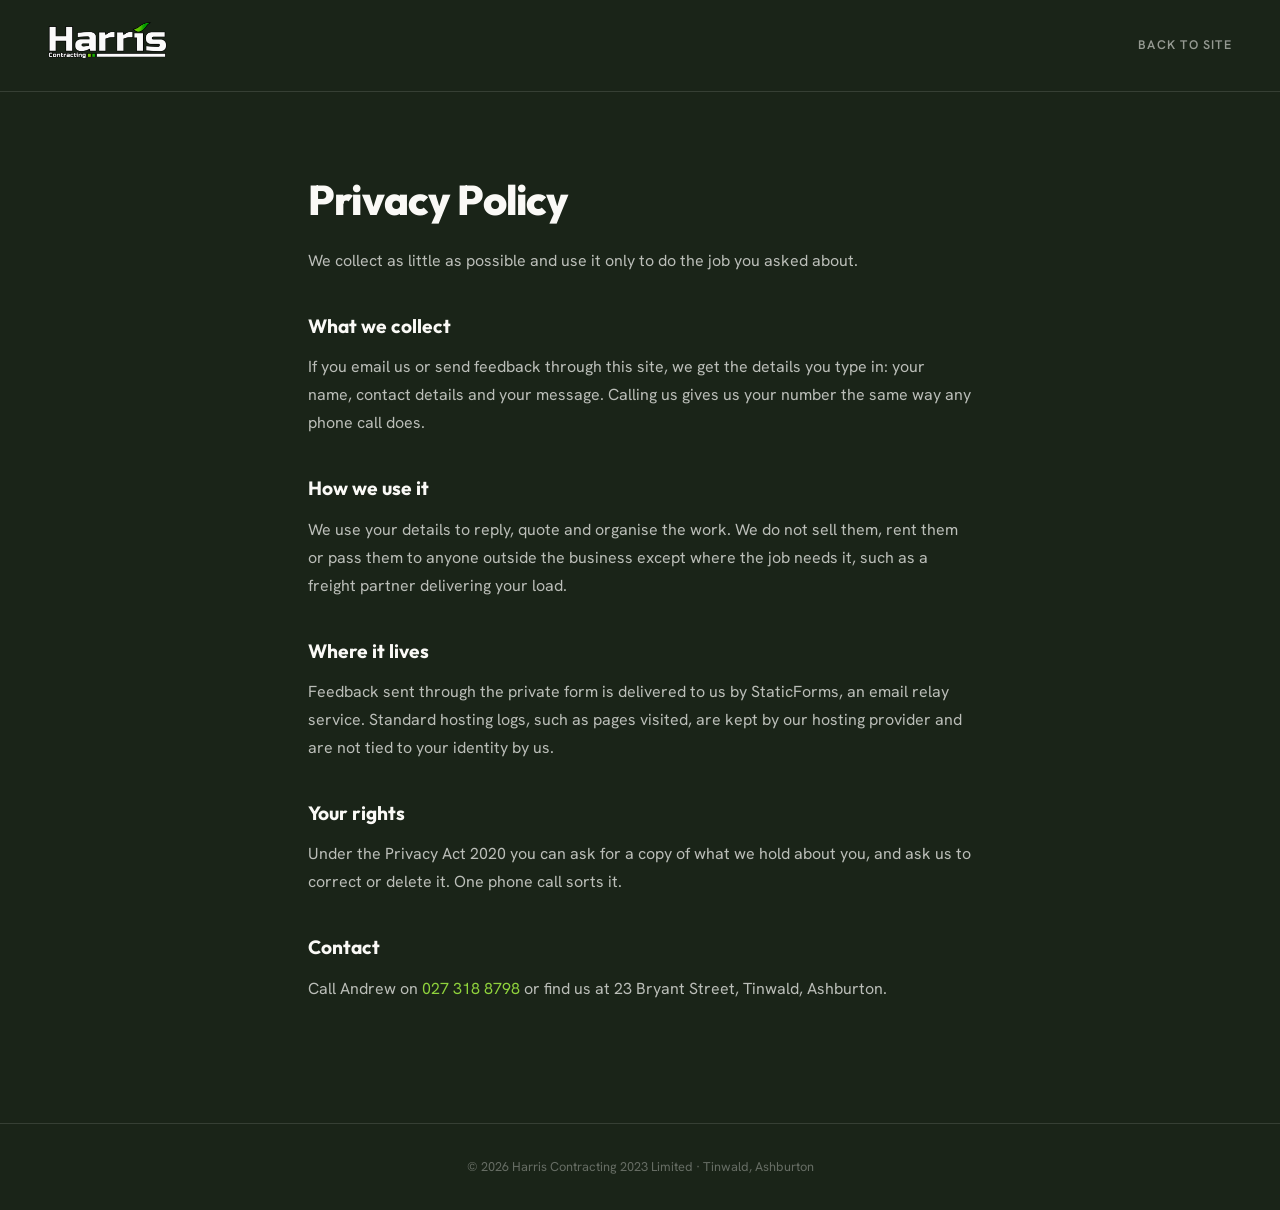
<file: privacy.html>
<!DOCTYPE html>
<html lang="en-NZ">
<head>
<meta charset="UTF-8">
<meta name="viewport" content="width=device-width, initial-scale=1">
<title>Privacy Policy | Harris Contracting</title>
<meta name="robots" content="noindex">
<meta name="theme-color" content="#1a2418">
<link rel="icon" type="image/svg+xml" href="img/favicon.svg"><link rel="icon" type="image/png" sizes="64x64" href="img/favicon.png">
<link rel="preconnect" href="https://fonts.googleapis.com">
<link rel="preconnect" href="https://fonts.gstatic.com" crossorigin>
<link href="https://fonts.googleapis.com/css2?family=Outfit:wght@600;700;800&family=Hanken+Grotesk:wght@400;500;600&display=swap" rel="stylesheet">
<style>
:root{--ink:#1a2418;--green:#76b82a;--green-2:#8fd23c;--line:rgba(255,255,255,.12)}
*,*::before,*::after{box-sizing:border-box;margin:0;padding:0}
body{font-family:'Hanken Grotesk',system-ui,sans-serif;background:var(--ink);color:#faf9f6;line-height:1.75;-webkit-font-smoothing:antialiased}
a{color:var(--green-2);text-decoration:none}
a:hover{text-decoration:underline}
nav{display:flex;align-items:center;justify-content:space-between;gap:16px;padding:1.2rem clamp(20px,5vw,3rem);border-bottom:1px solid var(--line)}
nav img{height:44px;width:auto}
.back{font-size:.78rem;font-weight:600;letter-spacing:.1em;text-transform:uppercase;color:rgba(250,249,246,.55)}
.back:hover{color:var(--green-2);text-decoration:none}
main{max-width:760px;margin:0 auto;padding:clamp(2.5rem,6vw,4.5rem) clamp(20px,5vw,3rem)}
h1{font-family:'Outfit';font-weight:800;font-size:clamp(1.9rem,5vw,2.6rem);letter-spacing:-.02em}
h2{font-family:'Outfit';font-weight:700;font-size:1.2rem;margin:2.2rem 0 .6rem}
p{color:rgba(250,249,246,.72);margin-top:.6rem}
footer{text-align:center;padding:2rem 1rem;font-size:.8rem;color:rgba(250,249,246,.34);border-top:1px solid var(--line);margin-top:3rem}
</style>
</head>
<body>
<nav>
  <a href="index.html"><img src="img/logo-white.png" alt="Harris Contracting"></a>
  <a class="back" href="index.html">Back to site</a>
</nav>
<main>
  <h1>Privacy Policy</h1>
  <p>We collect as little as possible and use it only to do the job you asked about.</p>
  <h2>What we collect</h2>
  <p>If you email us or send feedback through this site, we get the details you type in: your name, contact details and your message. Calling us gives us your number the same way any phone call does.</p>
  <h2>How we use it</h2>
  <p>We use your details to reply, quote and organise the work. We do not sell them, rent them or pass them to anyone outside the business except where the job needs it, such as a freight partner delivering your load.</p>
  <h2>Where it lives</h2>
  <p>Feedback sent through the private form is delivered to us by StaticForms, an email relay service. Standard hosting logs, such as pages visited, are kept by our hosting provider and are not tied to your identity by us.</p>
  <h2>Your rights</h2>
  <p>Under the Privacy Act 2020 you can ask for a copy of what we hold about you, and ask us to correct or delete it. One phone call sorts it.</p>
  <h2>Contact</h2>
  <p>Call Andrew on <a href="tel:+64273188798">027 318 8798</a> or find us at 23 Bryant Street, Tinwald, Ashburton.</p>
</main>
<footer>&copy; 2026 Harris Contracting 2023 Limited &middot; Tinwald, Ashburton</footer>
</body>
</html>
</file>
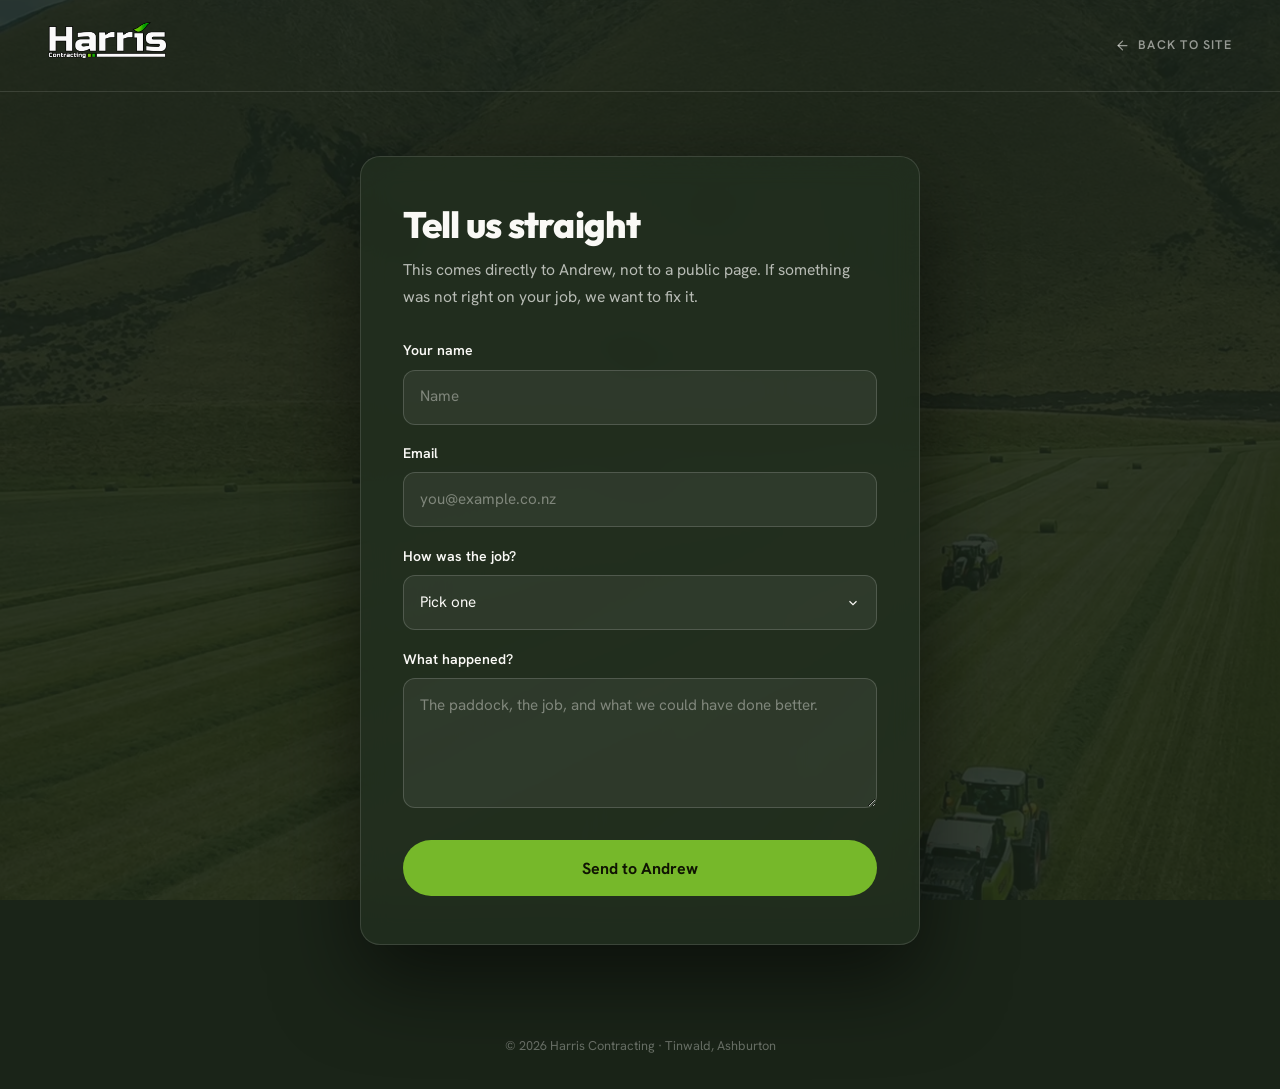
<file: private.html>
<!DOCTYPE html>
<html lang="en-NZ">
<head>
<meta charset="UTF-8">
<meta name="viewport" content="width=device-width, initial-scale=1">
<title>Private Feedback | Harris Contracting</title>
<meta name="robots" content="noindex">
<meta name="theme-color" content="#1a2418">
<link rel="icon" type="image/svg+xml" href="img/favicon.svg"><link rel="icon" type="image/png" sizes="64x64" href="img/favicon.png">
<link rel="preconnect" href="https://fonts.googleapis.com">
<link rel="preconnect" href="https://fonts.gstatic.com" crossorigin>
<link href="https://fonts.googleapis.com/css2?family=Outfit:wght@600;700;800&family=Hanken+Grotesk:wght@400;500;600;700&display=swap" rel="stylesheet">
<style>
:root{--ink:#1a2418;--green:#76b82a;--green-2:#8fd23c;--on-green:#101403;--line:rgba(255,255,255,.12)}
*,*::before,*::after{box-sizing:border-box;margin:0;padding:0}
html,body{height:100%}
body{font-family:'Hanken Grotesk',system-ui,sans-serif;background:var(--ink);color:#faf9f6;min-height:100svh;display:flex;flex-direction:column;line-height:1.7;-webkit-font-smoothing:antialiased}
a{color:inherit;text-decoration:none}
:focus-visible{outline:3px solid var(--green);outline-offset:3px}
.page-bg{position:fixed;inset:0;z-index:0;background:url('img/green-aerial.webp') center/cover;opacity:.12}
nav{position:relative;z-index:10;display:flex;align-items:center;justify-content:space-between;gap:16px;padding:1.2rem clamp(20px,5vw,3rem);border-bottom:1px solid var(--line)}
nav img{height:44px;width:auto}
.back{display:inline-flex;align-items:center;gap:.5rem;font-size:.78rem;font-weight:600;letter-spacing:.1em;text-transform:uppercase;color:rgba(250,249,246,.55);transition:color .2s}
.back:hover{color:var(--green-2)}
.back svg{width:15px;height:15px;fill:none;stroke:currentColor;stroke-width:2;stroke-linecap:round;stroke-linejoin:round}
main{position:relative;z-index:5;flex:1;display:flex;align-items:center;justify-content:center;padding:clamp(2rem,6vw,4rem) 1.25rem}
.card{background:rgba(33,46,31,.85);border:1px solid var(--line);border-radius:20px;padding:clamp(2rem,5vw,3rem) clamp(1.4rem,4vw,2.6rem);max-width:560px;width:100%;backdrop-filter:blur(14px);box-shadow:0 34px 84px rgba(0,0,0,.55)}
h1{font-family:'Outfit';font-weight:800;font-size:clamp(1.7rem,5vw,2.3rem);line-height:1.08;letter-spacing:-.02em}
.sub{color:rgba(250,249,246,.7);font-size:.98rem;margin-top:.8rem}
form{margin-top:1.8rem;display:grid;gap:1.1rem;text-align:left}
label{font-size:.88rem;font-weight:600;display:block;margin-bottom:.4rem}
input,select,textarea{
  width:100%;background:rgba(255,255,255,.06);border:1px solid rgba(255,255,255,.16);
  border-radius:12px;padding:.85rem 1rem;color:#faf9f6;font:inherit;font-size:.95rem;
  transition:border-color .2s,background .2s;
}
input::placeholder,textarea::placeholder{color:rgba(250,249,246,.4)}
input:focus,select:focus,textarea:focus{outline:none;border-color:var(--green);background:rgba(255,255,255,.09)}
select{appearance:none;background-image:url("data:image/svg+xml,%3Csvg xmlns='http://www.w3.org/2000/svg' width='14' height='14' viewBox='0 0 24 24' fill='none' stroke='%23faf9f6' stroke-width='2'%3E%3Cpolyline points='6 9 12 15 18 9'/%3E%3C/svg%3E");background-repeat:no-repeat;background-position:right 1rem center}
select option{background:#212e1f;color:#faf9f6}
textarea{min-height:130px;resize:vertical}
button{
  margin-top:.4rem;min-height:56px;border:0;border-radius:999px;background:var(--green);color:var(--on-green);
  font:inherit;font-weight:700;font-size:1rem;cursor:pointer;transition:background .25s,transform .2s;
}
button:hover{background:var(--green-2);transform:translateY(-2px)}
.thanks{display:none;text-align:center;padding:2rem 0 1rem}
.thanks svg{width:54px;height:54px;stroke:var(--green);fill:none;stroke-width:2;stroke-linecap:round;stroke-linejoin:round;margin-bottom:1rem}
.thanks h2{font-family:'Outfit';font-size:1.5rem}
.thanks p{color:rgba(250,249,246,.7);margin-top:.6rem}
footer{position:relative;z-index:5;text-align:center;padding:1.6rem 1rem 2rem;font-size:.8rem;color:rgba(250,249,246,.34)}
@media(prefers-reduced-motion:reduce){*{transition:none!important}}
</style>
</head>
<body>
<div class="page-bg" aria-hidden="true"></div>

<nav>
  <a href="index.html" aria-label="Harris Contracting home"><img src="img/logo-white.png" alt="Harris Contracting"></a>
  <a class="back" href="index.html">
    <svg viewBox="0 0 24 24"><line x1="19" y1="12" x2="5" y2="12"/><polyline points="12 19 5 12 12 5"/></svg>
    Back to site
  </a>
</nav>

<main>
  <div class="card">
    <div id="form-wrap">
      <h1>Tell us straight</h1>
      <p class="sub">This comes directly to Andrew, not to a public page. If something was not right on your job, we want to fix it.</p>
      <form id="fb-form" action="https://api.staticforms.xyz/submit" method="post">
        <input type="hidden" name="apiKey" value="sf_768da8d33927e7f4f241d0a6">
        <input type="hidden" name="subject" value="Private feedback - Harris Contracting">
        <input type="hidden" name="redirectTo" value="">
        <div>
          <label for="f-name">Your name</label>
          <input id="f-name" name="name" type="text" required placeholder="Name">
        </div>
        <div>
          <label for="f-email">Email</label>
          <input id="f-email" name="email" type="email" required placeholder="you@example.co.nz">
        </div>
        <div>
          <label for="f-rating">How was the job?</label>
          <select id="f-rating" name="$rating" required>
            <option value="" disabled selected>Pick one</option>
            <option value="1">1 - Not good</option>
            <option value="2">2 - Below par</option>
            <option value="3">3 - Okay, could be better</option>
            <option value="4">4 - Good</option>
            <option value="5">5 - Great</option>
          </select>
        </div>
        <div>
          <label for="f-msg">What happened?</label>
          <textarea id="f-msg" name="message" required placeholder="The paddock, the job, and what we could have done better."></textarea>
        </div>
        <button type="submit">Send to Andrew</button>
      </form>
    </div>
    <div class="thanks" id="thanks">
      <svg viewBox="0 0 24 24"><circle cx="12" cy="12" r="10"/><polyline points="8 12.5 11 15.5 16 9.5"/></svg>
      <h2>Got it, thanks</h2>
      <p>Andrew reads every one of these. If you left your number or email, expect to hear back within a day or two.</p>
    </div>
  </div>
</main>

<footer>&copy; <span id="yr">2026</span> Harris Contracting &middot; Tinwald, Ashburton</footer>

<script>
var params=new URLSearchParams(location.search);
var r=params.get('rating');
if(r){var sel=document.getElementById('f-rating');if(sel.querySelector('option[value="'+r+'"]'))sel.value=r;}

document.getElementById('fb-form').addEventListener('submit',function(e){
  e.preventDefault();
  var form=this;
  var data=new FormData(form);
  fetch(form.action,{method:'POST',body:data}).finally(function(){
    document.getElementById('form-wrap').style.display='none';
    document.getElementById('thanks').style.display='block';
  });
});

document.getElementById('yr').textContent=(new Date()).getFullYear();
</script>
</body>
</html>
</file>
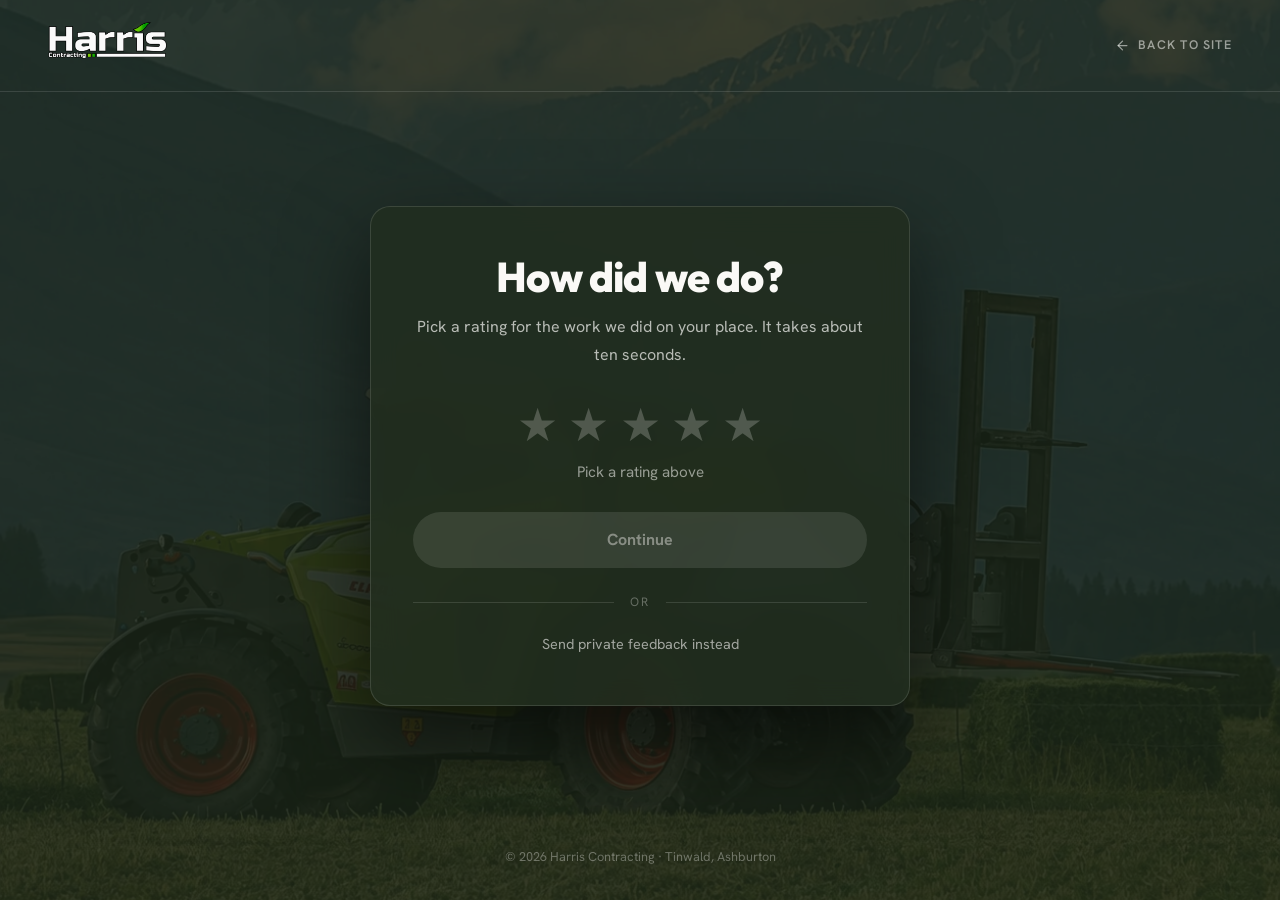
<file: review.html>
<!DOCTYPE html>
<html lang="en-NZ">
<head>
<meta charset="UTF-8">
<meta name="viewport" content="width=device-width, initial-scale=1">
<title>Leave a Review | Harris Contracting</title>
<meta name="robots" content="noindex">
<meta name="theme-color" content="#1a2418">
<link rel="icon" type="image/svg+xml" href="img/favicon.svg"><link rel="icon" type="image/png" sizes="64x64" href="img/favicon.png">
<link rel="preconnect" href="https://fonts.googleapis.com">
<link rel="preconnect" href="https://fonts.gstatic.com" crossorigin>
<link href="https://fonts.googleapis.com/css2?family=Outfit:wght@600;700;800&family=Hanken+Grotesk:wght@400;500;600;700&display=swap" rel="stylesheet">
<style>
:root{--ink:#1a2418;--green:#76b82a;--green-2:#8fd23c;--on-green:#101403;--line:rgba(255,255,255,.12)}
*,*::before,*::after{box-sizing:border-box;margin:0;padding:0}
html,body{height:100%}
body{font-family:'Hanken Grotesk',system-ui,sans-serif;background:var(--ink);color:#faf9f6;min-height:100svh;display:flex;flex-direction:column;line-height:1.7;-webkit-font-smoothing:antialiased}
a{color:inherit;text-decoration:none}
:focus-visible{outline:3px solid var(--green);outline-offset:3px}
.page-bg{position:fixed;inset:0;z-index:0;background:url('img/hero-telehandler.webp') center/cover;opacity:.13}
nav{position:relative;z-index:10;display:flex;align-items:center;justify-content:space-between;gap:16px;padding:1.2rem clamp(20px,5vw,3rem);border-bottom:1px solid var(--line)}
nav img{height:44px;width:auto}
.back{display:inline-flex;align-items:center;gap:.5rem;font-size:.78rem;font-weight:600;letter-spacing:.1em;text-transform:uppercase;color:rgba(250,249,246,.55);transition:color .2s}
.back:hover{color:var(--green-2)}
.back svg{width:15px;height:15px;fill:none;stroke:currentColor;stroke-width:2;stroke-linecap:round;stroke-linejoin:round}
main{position:relative;z-index:5;flex:1;display:flex;align-items:center;justify-content:center;padding:clamp(2rem,6vw,4rem) 1.25rem}
.card{background:rgba(33,46,31,.82);border:1px solid var(--line);border-radius:20px;padding:clamp(2rem,5vw,3rem) clamp(1.4rem,4vw,2.6rem);max-width:540px;width:100%;text-align:center;backdrop-filter:blur(14px);box-shadow:0 34px 84px rgba(0,0,0,.55)}
h1{font-family:'Outfit';font-weight:800;font-size:clamp(1.9rem,5.4vw,2.6rem);line-height:1.06;letter-spacing:-.02em}
.sub{color:rgba(250,249,246,.7);font-size:1rem;margin-top:.9rem}
.stars{display:flex;justify-content:center;gap:.35rem;margin:2rem 0 .6rem}
.star{background:none;border:0;cursor:pointer;font-size:clamp(2.1rem,8vw,2.9rem);line-height:1;color:rgba(250,249,246,.22);transition:color .18s ease,transform .18s ease;padding:.15rem}
.star:hover,.star.hov,.star.sel{color:var(--green)}
.star:hover{transform:scale(1.14)}
.label{min-height:1.6rem;color:rgba(250,249,246,.55);font-size:.95rem;transition:color .2s}
.label.on{color:var(--green-2)}
.go{display:inline-flex;align-items:center;justify-content:center;gap:.6rem;width:100%;margin-top:1.6rem;min-height:56px;padding:1rem 1.6rem;border:0;border-radius:999px;background:rgba(255,255,255,.1);color:rgba(250,249,246,.42);font-family:'Hanken Grotesk';font-weight:700;font-size:1rem;cursor:not-allowed;transition:background .25s,color .25s,transform .2s}
.go.ready{background:var(--green);color:var(--on-green);cursor:pointer}
.go.ready:hover{background:var(--green-2);transform:translateY(-2px)}
.or{display:flex;align-items:center;gap:1rem;margin:1.5rem 0 1.1rem;color:rgba(250,249,246,.32);font-size:.76rem;letter-spacing:.14em;text-transform:uppercase}
.or::before,.or::after{content:"";flex:1;height:1px;background:var(--line)}
.alt{font-size:.9rem;color:rgba(250,249,246,.6);transition:color .2s}
.alt:hover{color:var(--green-2)}
footer{position:relative;z-index:5;text-align:center;padding:1.6rem 1rem 2rem;font-size:.8rem;color:rgba(250,249,246,.34)}
@media(prefers-reduced-motion:reduce){*{transition:none!important}}
</style>
</head>
<body>
<div class="page-bg" aria-hidden="true"></div>

<nav>
  <a href="index.html" aria-label="Harris Contracting home"><img src="img/logo-white.png" alt="Harris Contracting"></a>
  <a class="back" href="index.html">
    <svg viewBox="0 0 24 24"><line x1="19" y1="12" x2="5" y2="12"/><polyline points="12 19 5 12 12 5"/></svg>
    Back to site
  </a>
</nav>

<main>
  <div class="card">
    <h1>How did we do?</h1>
    <p class="sub">Pick a rating for the work we did on your place. It takes about ten seconds.</p>

    <div class="stars" id="stars" role="group" aria-label="Star rating">
      <button class="star" data-v="1" aria-label="1 star">&#9733;</button>
      <button class="star" data-v="2" aria-label="2 stars">&#9733;</button>
      <button class="star" data-v="3" aria-label="3 stars">&#9733;</button>
      <button class="star" data-v="4" aria-label="4 stars">&#9733;</button>
      <button class="star" data-v="5" aria-label="5 stars">&#9733;</button>
    </div>

    <div class="label" id="label">Pick a rating above</div>

    <button class="go" id="go" disabled>Continue</button>

    <div class="or">or</div>
    <a class="alt" href="private.html">Send private feedback instead</a>
  </div>
</main>

<footer>&copy; <span id="yr">2026</span> Harris Contracting &middot; Tinwald, Ashburton</footer>

<script>
var GOOGLE_REVIEW_URL='index.html#reviews';

var labels={
  1:'Sorry to hear that. Tell us what went wrong.',
  2:'Not good enough. We would like to hear more.',
  3:'Thanks. Tell us what we could have done better.',
  4:'Thanks. The Google profile is coming soon.',
  5:'Thanks. The Google profile is coming soon.'
};
var stars=document.querySelectorAll('.star');
var label=document.getElementById('label');
var go=document.getElementById('go');
var picked=0;

stars.forEach(function(s){
  s.addEventListener('mouseenter',function(){
    var v=+s.dataset.v;
    stars.forEach(function(x){x.classList.toggle('hov',+x.dataset.v<=v)});
    label.textContent=labels[v];label.classList.add('on');
  });
  s.addEventListener('mouseleave',function(){
    stars.forEach(function(x){x.classList.remove('hov')});
    label.textContent=picked?labels[picked]:'Pick a rating above';
    label.classList.toggle('on',!!picked);
  });
  s.addEventListener('click',function(){
    picked=+s.dataset.v;
    stars.forEach(function(x){x.classList.toggle('sel',+x.dataset.v<=picked)});
    label.textContent=labels[picked];label.classList.add('on');
    go.classList.add('ready');go.disabled=false;
    go.textContent='Google profile coming soon';
  });
});

go.addEventListener('click',function(){
  if(!picked)return;
  window.location.href=GOOGLE_REVIEW_URL;
});

document.getElementById('yr').textContent=(new Date()).getFullYear();
</script>
</body>
</html>
</file>
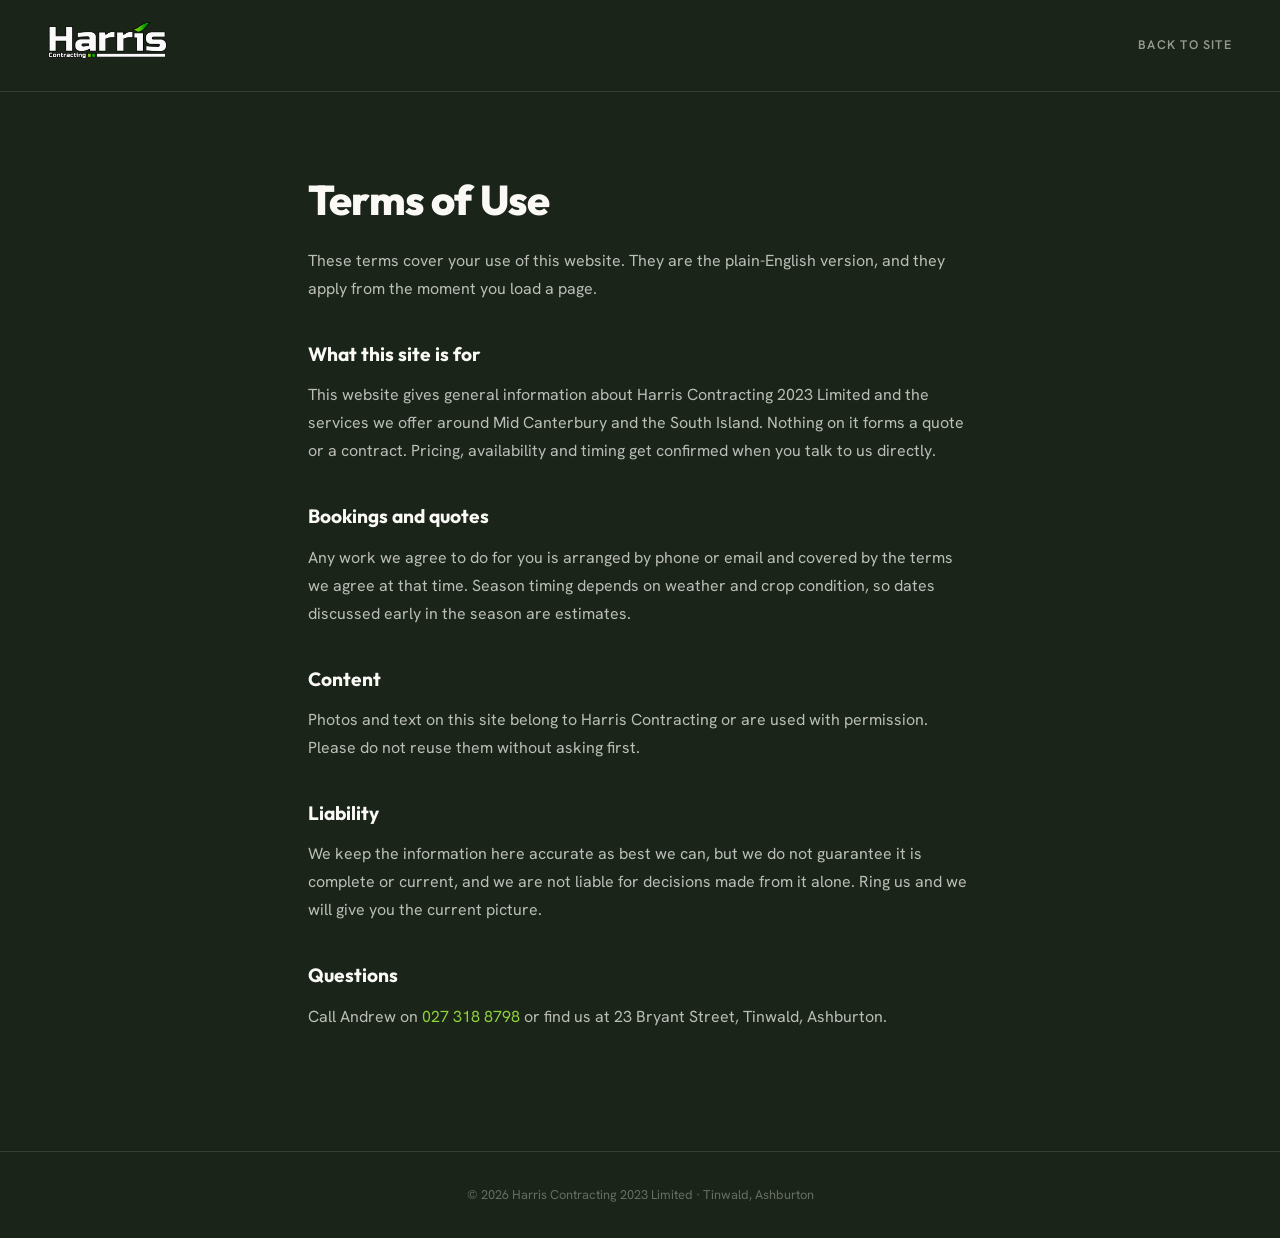
<file: terms.html>
<!DOCTYPE html>
<html lang="en-NZ">
<head>
<meta charset="UTF-8">
<meta name="viewport" content="width=device-width, initial-scale=1">
<title>Terms of Use | Harris Contracting</title>
<meta name="robots" content="noindex">
<meta name="theme-color" content="#1a2418">
<link rel="icon" type="image/svg+xml" href="img/favicon.svg"><link rel="icon" type="image/png" sizes="64x64" href="img/favicon.png">
<link rel="preconnect" href="https://fonts.googleapis.com">
<link rel="preconnect" href="https://fonts.gstatic.com" crossorigin>
<link href="https://fonts.googleapis.com/css2?family=Outfit:wght@600;700;800&family=Hanken+Grotesk:wght@400;500;600&display=swap" rel="stylesheet">
<style>
:root{--ink:#1a2418;--green:#76b82a;--green-2:#8fd23c;--line:rgba(255,255,255,.12)}
*,*::before,*::after{box-sizing:border-box;margin:0;padding:0}
body{font-family:'Hanken Grotesk',system-ui,sans-serif;background:var(--ink);color:#faf9f6;line-height:1.75;-webkit-font-smoothing:antialiased}
a{color:var(--green-2);text-decoration:none}
a:hover{text-decoration:underline}
nav{display:flex;align-items:center;justify-content:space-between;gap:16px;padding:1.2rem clamp(20px,5vw,3rem);border-bottom:1px solid var(--line)}
nav img{height:44px;width:auto}
.back{font-size:.78rem;font-weight:600;letter-spacing:.1em;text-transform:uppercase;color:rgba(250,249,246,.55)}
.back:hover{color:var(--green-2);text-decoration:none}
main{max-width:760px;margin:0 auto;padding:clamp(2.5rem,6vw,4.5rem) clamp(20px,5vw,3rem)}
h1{font-family:'Outfit';font-weight:800;font-size:clamp(1.9rem,5vw,2.6rem);letter-spacing:-.02em}
h2{font-family:'Outfit';font-weight:700;font-size:1.2rem;margin:2.2rem 0 .6rem}
p{color:rgba(250,249,246,.72);margin-top:.6rem}
footer{text-align:center;padding:2rem 1rem;font-size:.8rem;color:rgba(250,249,246,.34);border-top:1px solid var(--line);margin-top:3rem}
</style>
</head>
<body>
<nav>
  <a href="index.html"><img src="img/logo-white.png" alt="Harris Contracting"></a>
  <a class="back" href="index.html">Back to site</a>
</nav>
<main>
  <h1>Terms of Use</h1>
  <p>These terms cover your use of this website. They are the plain-English version, and they apply from the moment you load a page.</p>
  <h2>What this site is for</h2>
  <p>This website gives general information about Harris Contracting 2023 Limited and the services we offer around Mid Canterbury and the South Island. Nothing on it forms a quote or a contract. Pricing, availability and timing get confirmed when you talk to us directly.</p>
  <h2>Bookings and quotes</h2>
  <p>Any work we agree to do for you is arranged by phone or email and covered by the terms we agree at that time. Season timing depends on weather and crop condition, so dates discussed early in the season are estimates.</p>
  <h2>Content</h2>
  <p>Photos and text on this site belong to Harris Contracting or are used with permission. Please do not reuse them without asking first.</p>
  <h2>Liability</h2>
  <p>We keep the information here accurate as best we can, but we do not guarantee it is complete or current, and we are not liable for decisions made from it alone. Ring us and we will give you the current picture.</p>
  <h2>Questions</h2>
  <p>Call Andrew on <a href="tel:+64273188798">027 318 8798</a> or find us at 23 Bryant Street, Tinwald, Ashburton.</p>
</main>
<footer>&copy; 2026 Harris Contracting 2023 Limited &middot; Tinwald, Ashburton</footer>
</body>
</html>
</file>
<file: styles.css>
/* Harris Contracting — demo site (dark green theme) */
:root{
  --ink:#1a2418;          /* charcoal green-black page base */
  --ink-2:#212e1f;        /* raised surface */
  --ink-3:#293828;        /* card surface */
  --line:rgba(255,255,255,.09);
  --line-strong:rgba(255,255,255,.16);
  --text:#faf9f6;
  --muted:rgba(250,249,246,.66);
  --faint:rgba(250,249,246,.42);
  --green:#76b82a;        /* Harris lime */
  --green-2:#8fd23c;      /* hover lift */
  --on-green:#101403;
  --radius:14px;
  --radius-lg:20px;
  --ease:cubic-bezier(.16,1,.3,1);
  --shadow:0 24px 60px rgba(0,0,0,.45);
  --shadow-sm:0 10px 28px rgba(0,0,0,.35);
}
*,*::before,*::after{box-sizing:border-box;margin:0;padding:0}
html{scroll-behavior:smooth;scroll-padding-top:121px}
body{
  font-family:'Hanken Grotesk',system-ui,sans-serif;
  background:var(--ink);color:var(--text);
  line-height:1.7;-webkit-font-smoothing:antialiased;
  overflow-x:hidden;
}
img{max-width:100%;display:block}
a{color:inherit;text-decoration:none}
ul{list-style:none}
:focus-visible{outline:3px solid var(--green);outline-offset:3px}
h1,h2,h3{font-family:'Outfit',sans-serif;font-weight:700;line-height:1.08;letter-spacing:-.02em}
h2{font-size:clamp(1.9rem,4.2vw,3rem)}
h3{font-size:1.22rem}
.container{max-width:1240px;margin:0 auto;padding:0 clamp(20px,4vw,44px)}
.section{padding:clamp(2.8rem,5.5vw,4.2rem) 0}
.section--bone{background:var(--ink-2)}
.lede{color:var(--muted);max-width:56ch;margin-top:1rem;font-size:1.04rem}

/* buttons */
.btn{
  display:inline-flex;align-items:center;justify-content:center;gap:.6rem;
  min-height:54px;padding:.9rem 1.7rem;border-radius:999px;border:0;
  font:inherit;font-weight:600;font-size:1rem;cursor:pointer;
  transition:transform .25s var(--ease),background .25s,box-shadow .25s,border-color .25s;
}
.btn svg{width:19px;height:19px;fill:none;stroke:currentColor;stroke-width:2;stroke-linecap:round;stroke-linejoin:round}
.btn--primary{background:var(--green);color:var(--on-green)}
.btn--primary:hover{background:var(--green-2);transform:translateY(-2px);box-shadow:0 14px 34px rgba(118,184,42,.28)}
.btn--ghost{background:rgba(255,255,255,.07);color:var(--text);border:1px solid var(--line-strong)}
.btn--ghost:hover{background:rgba(255,255,255,.12);transform:translateY(-2px)}
.btn:active{transform:translateY(0) scale(.98)}

/* nav — solid two-tier bar */
.nav{
  position:fixed;top:0;left:0;right:0;z-index:60;
  background:var(--ink-2);
  transition:box-shadow .35s;
}
.nav.is-scrolled{box-shadow:0 10px 30px rgba(0,0,0,.35)}
.nav-top{
  display:flex;align-items:center;justify-content:space-between;gap:1rem;
  padding:.55rem clamp(20px,4vw,44px);
  border-bottom:1px solid var(--line);
}
.nav-brand{display:flex;align-items:center;gap:clamp(.8rem,2vw,1.3rem)}
.nav-logo img{height:48px;width:auto}
.nav-divider{width:1px;height:34px;background:var(--line-strong)}
.nav-region{
  font-size:.82rem;font-weight:600;letter-spacing:.22em;text-transform:uppercase;
  color:var(--muted);white-space:nowrap;
}
.nav-utils{display:flex;align-items:center;gap:.6rem}
.nav-util{
  width:40px;height:40px;border-radius:10px;display:grid;place-items:center;
  transition:background .25s;
}
.nav-util:hover{background:rgba(255,255,255,.08)}
.nav-util svg{width:17px;height:17px;fill:rgba(250,249,246,.8)}
.nav-call{
  display:inline-flex;align-items:center;gap:.5rem;background:var(--green);color:var(--on-green);
  font-weight:700;font-size:.92rem;height:40px;padding:0 1.2rem;line-height:1;border-radius:999px;
  margin-left:.4rem;transition:background .25s,transform .25s;
}
.nav-call:hover{background:var(--green-2);transform:translateY(-1px)}
.nav-call svg{width:16px;height:16px;fill:none;stroke:currentColor;stroke-width:2}
.nav-menu{padding:0 clamp(20px,4vw,44px)}
.nav-menu-inner{display:flex;gap:clamp(1.1rem,2.6vw,2.2rem);overflow-x:auto;scrollbar-width:none}
.nav-menu-inner::-webkit-scrollbar{display:none}
.nav-menu-inner a{
  font-size:.92rem;font-weight:600;color:var(--text);white-space:nowrap;
  padding:.85rem 0;border-bottom:3px solid transparent;
  transition:color .2s,border-color .2s;
}
.nav-menu-inner a:hover{color:var(--green-2);border-color:var(--green)}
.nav-toggle{display:none;background:none;border:0;cursor:pointer;color:var(--text);width:44px;height:44px;align-items:center;justify-content:center}
.nav-toggle svg{width:26px;height:26px;fill:none;stroke:currentColor;stroke-width:2;stroke-linecap:round}
.mobile-menu{display:none}

/* hero sits below the solid nav */
.hero{position:relative;margin-top:116px;min-height:calc(100svh - 116px);display:flex;align-items:flex-end;isolation:isolate}
.hero-bg{position:absolute;inset:0;z-index:-2;background:var(--ink-2)}
.hero-bg video{
  position:absolute;inset:0;width:100%;height:100%;object-fit:cover;object-position:center;
}
.hero::before{
  content:"";position:absolute;inset:0;z-index:-1;
  background:linear-gradient(200deg,rgba(26,36,24,.18) 0%,rgba(26,36,24,.55) 55%,rgba(26,36,24,.94) 100%);
}
.hero-inner{width:100%;padding-bottom:clamp(2.6rem,6vh,4.5rem)}
.hero-logo img{width:clamp(160px,18vw,250px);height:auto;filter:drop-shadow(0 8px 26px rgba(0,0,0,.45))}
.hero-sub{color:rgba(250,249,246,.82);font-size:.98rem;max-width:44ch;margin-top:1rem}
.hero-cta{display:flex;gap:.9rem;flex-wrap:wrap;align-items:center;margin-top:1.9rem}
.hero-socials{display:flex;gap:.7rem;margin-left:.3rem}
.hero-socials a{
  width:46px;height:46px;border-radius:50%;border:1px solid rgba(255,255,255,.3);
  background:rgba(26,36,24,.4);backdrop-filter:blur(8px);
  display:grid;place-items:center;transition:background .25s,border-color .25s,transform .25s;
}
.hero-socials a:hover{background:rgba(118,184,42,.32);border-color:var(--green-2);transform:translateY(-2px)}
.hero-socials svg{width:19px;height:19px;fill:#fff}

/* rotating review chip in hero */
.hero-review{
  margin-top:2.3rem;max-width:430px;
  display:grid;
  background:rgba(26,36,24,.3);backdrop-filter:blur(10px);
  border:1px solid rgba(255,255,255,.22);border-radius:var(--radius);
  padding:.95rem 1.15rem;
}
.hero-review-item{grid-area:1/1;opacity:0;transform:translateY(8px);transition:opacity .6s var(--ease),transform .6s var(--ease);pointer-events:none}
.hero-review-item.is-active{opacity:1;transform:none;pointer-events:auto}
.hero-review-head{display:flex;align-items:center;gap:.5rem}
.g-mark{width:16px;height:16px;flex-shrink:0}
.gbtn .g-mark{width:18px;height:18px}
.hero-review-stars{color:#fbbc04;font-size:.82rem;letter-spacing:2px}
.hero-review-text{font-size:.9rem;color:rgba(250,249,246,.92);line-height:1.5;margin-top:.2rem}
.hero-review-name{font-size:.78rem;color:rgba(250,249,246,.6);margin-top:.3rem}

/* hero follower chip */
.hero-fb{
  display:inline-flex;align-items:center;gap:.55rem;margin-top:.9rem;
  padding:.55rem 1rem;border-radius:999px;
  background:rgba(26,36,24,.3);backdrop-filter:blur(10px);
  border:1px solid rgba(255,255,255,.22);
  font-size:.88rem;color:rgba(250,249,246,.85);
  transition:border-color .25s,background .25s;
}
.hero-fb:hover{border-color:var(--green-2);background:rgba(118,184,42,.2)}
.hero-fb svg{width:15px;height:15px;fill:#fff}
.hero-fb strong{color:#fff}

/* horizontal photo scrollers (fleet + gallery) */
#fleet.section,#work.section{padding:clamp(2rem,3.5vw,3rem) 0}
.h2-big{font-size:clamp(2.4rem,5.5vw,4.2rem);letter-spacing:-.03em}
.h2-big em{font-style:normal;color:var(--green-2)}
.fleet-scroller{
  display:flex;gap:10px;margin-top:1.4rem;
  overflow-x:auto;
  padding:0 0 .6rem;
  scrollbar-width:none;
}
.fleet-scroller::-webkit-scrollbar{display:none}
.fleet-slide{
  position:relative;flex:0 0 clamp(340px,46vw,660px);height:clamp(380px,58vh,580px);
  border-radius:var(--radius);overflow:hidden;scroll-snap-align:start;cursor:zoom-in;
}
.fleet-slide img{position:absolute;inset:0;width:100%;height:100%;object-fit:cover;transition:transform .7s var(--ease)}
.fleet-slide:hover img{transform:scale(1.05)}
.fleet-slide figcaption{
  position:absolute;left:0;right:0;bottom:0;padding:2.6rem 1.2rem 1rem;
  background:linear-gradient(transparent,rgba(26,36,24,.9));
}
.fleet-slide strong{font-family:'Outfit';font-size:1.3rem;display:block}
.fleet-slide span{color:rgba(250,249,246,.75);font-size:.92rem}

/* faq */
.faq-list{max-width:820px;margin-top:1.8rem;display:grid;gap:10px}
.faq-list details{
  background:var(--ink-3);border:1px solid var(--line);border-radius:var(--radius);
  overflow:hidden;
}
.faq-list summary{
  cursor:pointer;list-style:none;display:flex;align-items:center;justify-content:space-between;gap:1rem;
  padding:1.05rem 1.3rem;font-weight:600;font-size:1rem;
}
.faq-list summary::-webkit-details-marker{display:none}
.faq-list summary::after{
  content:"";width:10px;height:10px;flex-shrink:0;
  border-right:2px solid var(--green-2);border-bottom:2px solid var(--green-2);
  transform:rotate(45deg);transition:transform .3s var(--ease);margin-top:-4px;
}
.faq-list details[open] summary::after{transform:rotate(225deg);margin-top:4px}
.faq-list details p{padding:0 1.3rem 1.15rem;color:var(--muted);font-size:.96rem}
.faq-list summary:focus-visible{outline-offset:-3px;border-radius:var(--radius)}
#faq .lede a,.faq-list details p a{color:var(--green-2);font-weight:600;text-decoration:underline;text-underline-offset:3px;text-decoration-thickness:1px}
#faq .lede a:hover,.faq-list details p a:hover{color:var(--text)}
#faq a[href^="tel:"]{white-space:nowrap}

/* services — full-bleed image panels */
.section--svc{padding-bottom:0}
.svc-panels{
  display:grid;grid-template-columns:1fr 1fr;gap:6px;
  margin-top:2rem;
}
.svc-panel{
  position:relative;overflow:hidden;isolation:isolate;
  min-height:clamp(460px,64vh,640px);
  display:flex;align-items:flex-end;
}
.svc-panel > img{
  position:absolute;inset:0;width:100%;height:100%;object-fit:cover;z-index:-2;
  transition:transform .9s var(--ease);
}
.svc-panel:hover > img{transform:scale(1.045)}
.svc-panel::before{
  content:"";position:absolute;inset:0;z-index:-1;
  background:linear-gradient(200deg,rgba(26,36,24,.04) 34%,rgba(26,36,24,.9) 100%);
}
.svc-panel--wide{grid-column:span 2;min-height:clamp(320px,38vh,420px)}
.svc-panel--wide::before{background:linear-gradient(90deg,rgba(26,36,24,.88) 0%,rgba(26,36,24,.5) 55%,rgba(26,36,24,.12) 100%)}
.svc-panel-body{padding:clamp(1.7rem,3.5vw,3rem);max-width:620px}
.svc-panel-body h3{font-size:clamp(2rem,4.2vw,3.3rem)}
.svc-panel-body p{color:rgba(250,249,246,.86);margin-top:.7rem;max-width:48ch}
.svc-panel{cursor:pointer}
.svc-panel.is-open::before{background:linear-gradient(200deg,rgba(26,36,24,.5) 0%,rgba(26,36,24,.95) 100%)}
.svc-panel--wide.is-open::before{background:linear-gradient(90deg,rgba(26,36,24,.95) 0%,rgba(26,36,24,.72) 60%,rgba(26,36,24,.4) 100%)}
.svc-subheading{grid-column:span 2;color:var(--green-2);font-size:.8rem;font-weight:700;letter-spacing:.16em;text-transform:uppercase;padding:1.8rem 0 .25rem}
.svc-subheading--transport{margin-top:clamp(1rem,2.5vw,2.5rem);padding:clamp(1.5rem,3vw,2.8rem) 0 .8rem;border-top:1px solid rgba(255,255,255,.16);font-size:clamp(1.2rem,2.2vw,1.7rem);font-weight:800;letter-spacing:.24em;text-align:center;color:var(--green-2);display:flex;align-items:center;justify-content:center;gap:1.2rem}
.svc-subheading--transport::before,.svc-subheading--transport::after{content:"";height:1px;background:linear-gradient(90deg,transparent,rgba(118,184,42,.7));flex:1;max-width:180px}
.svc-subheading--transport::after{background:linear-gradient(90deg,rgba(118,184,42,.7),transparent)}
.svc-subheading--transport~.svc-panel{min-height:clamp(600px,78vh,860px)}
.svc-expand{
  position:absolute;top:clamp(1rem,2vw,1.6rem);right:clamp(1rem,2vw,1.6rem);
  width:44px;height:44px;border-radius:50%;
  border:1px solid rgba(255,255,255,.4);background:rgba(26,36,24,.4);backdrop-filter:blur(6px);
  display:grid;place-items:center;color:#fff;
  transition:background .25s,transform .45s var(--ease);
}
.svc-panel:hover .svc-expand{background:rgba(118,184,42,.4)}
.svc-panel.is-open .svc-expand{transform:rotate(180deg)}
.svc-expand svg{width:20px;height:20px}
.svc-panel-more{display:grid;grid-template-rows:0fr;transition:grid-template-rows .55s var(--ease)}
.svc-panel.is-open .svc-panel-more{grid-template-rows:1fr}
.svc-panel-more-inner{overflow:hidden;min-height:0}
.svc-panel-more-inner ul{margin-top:.9rem;display:grid;gap:.45rem}
.svc-panel-more-inner li{
  position:relative;padding-left:1.2rem;
  color:rgba(250,249,246,.88);font-size:.94rem;line-height:1.55;
}
.svc-panel-more-inner li::before{
  content:"";position:absolute;left:0;top:.55em;width:8px;height:8px;
  border-radius:2px;background:var(--green);
}
.svc-panel-more-inner p{margin-top:.8rem;font-size:.94rem}
.svc-contacts{margin-top:1.2rem;display:flex;flex-direction:column;gap:.55rem}
.svc-contacts a{
  display:inline-flex;align-items:center;gap:.65rem;font-weight:600;font-size:.98rem;
  color:var(--text);width:fit-content;transition:color .2s;
}
.svc-contacts a:hover{color:var(--green-2)}
.svc-contacts svg{width:17px;height:17px;fill:none;stroke:var(--green);stroke-width:2;stroke-linecap:round}
.svc-contacts span{color:rgba(250,249,246,.55);font-weight:400;font-size:.88rem}


/* team */
.team-grid{display:grid;grid-template-columns:repeat(3,1fr);gap:20px;margin-top:1.8rem}
.team-card{
  background:var(--ink-3);border:1px solid var(--line);border-radius:var(--radius-lg);
  padding:1.5rem 1.4rem;display:flex;flex-direction:column;gap:.55rem;
  transition:transform .35s var(--ease),border-color .35s;
}
.team-card:hover{transform:translateY(-4px);border-color:rgba(118,184,42,.45)}
.team-face{
  width:180px;height:180px;border-radius:50%;object-fit:cover;
  margin-bottom:.55rem;border:3px solid rgba(118,184,42,.4);
  background:var(--ink-2);
  transition:transform .35s var(--ease),border-color .35s;
}
.team-card:hover .team-face{transform:scale(1.05);border-color:var(--green)}
.team-role{color:var(--green-2);font-size:.78rem;font-weight:600;letter-spacing:.06em;text-transform:uppercase}
.team-card p{color:var(--muted);font-size:.9rem;line-height:1.6}
.team-photo{padding:0;overflow:hidden;position:relative;min-height:280px}
.team-photo img{position:absolute;inset:0;width:100%;height:100%;object-fit:cover}
.team-photo figcaption{
  position:absolute;left:0;right:0;bottom:0;padding:2.4rem 1.3rem 1.1rem;
  background:linear-gradient(transparent,rgba(26,36,24,.92));
}
.team-photo .team-role{display:block}
.team-photo strong{font-family:'Outfit';font-size:1.05rem}

/* reviews */
.reviews-grid{display:grid;grid-template-columns:repeat(3,1fr);gap:16px;margin-top:1.8rem}
.review-card{
  background:var(--ink-3);border:1px solid var(--line);border-radius:var(--radius-lg);
  padding:1.6rem 1.5rem;display:flex;flex-direction:column;gap:.8rem;
}
.review-stars{color:#fbbc04;letter-spacing:3px;font-size:.92rem}
.review-card blockquote{color:var(--muted);font-size:.96rem;line-height:1.65;flex:1}
.review-card cite{font-style:normal;font-weight:600;font-size:.9rem}
.review-card cite span{display:block;font-weight:400;color:var(--faint);font-size:.8rem;margin-top:.15rem}
.gbtn{
  display:inline-flex;align-items:center;gap:.6rem;margin-top:1.6rem;
  border:1px solid var(--line-strong);border-radius:999px;padding:.8rem 1.5rem;
  font-weight:600;font-size:.95rem;transition:border-color .25s,background .25s,transform .25s;
}
.gbtn:hover{border-color:var(--green);background:rgba(118,184,42,.08);transform:translateY(-2px)}
.gbtn img{width:18px;height:18px}

/* about band (full-bleed) */
.about-band{
  position:relative;overflow:hidden;isolation:isolate;
  min-height:clamp(460px,60vh,620px);display:flex;align-items:center;
}
.about-band > img{position:absolute;inset:0;width:100%;height:100%;object-fit:cover;object-position:center 72%;z-index:-2}
.about-band::before{content:"";position:absolute;inset:0;z-index:-1;background:linear-gradient(90deg,rgba(26,36,24,.94) 0%,rgba(26,36,24,.72) 48%,rgba(26,36,24,.24) 100%)}
.about-band-body{padding:clamp(2.4rem,5vw,4rem) clamp(20px,4vw,44px);max-width:720px;margin-right:auto}
.about-band-body p{color:rgba(250,249,246,.86);margin-top:1rem;max-width:56ch}

/* review cta strip */
.rev-cta{background:var(--green);color:var(--on-green)}
.rev-cta-inner{
  display:flex;align-items:center;justify-content:space-between;gap:1.5rem;flex-wrap:wrap;
  padding-top:clamp(2rem,4vw,3rem);padding-bottom:clamp(2rem,4vw,3rem);
}
.rev-cta h2{font-size:clamp(1.5rem,3vw,2.2rem)}
.rev-cta p{margin-top:.3rem;color:rgba(16,20,3,.75)}
.btn--dark{background:var(--ink);color:var(--text)}
.btn--dark:hover{background:#101710;transform:translateY(-2px)}

/* legacy about split */
.about{display:grid;grid-template-columns:1.1fr .9fr;gap:clamp(2rem,5vw,4.5rem);align-items:center}
.about-media img{width:100%;aspect-ratio:4/3;object-fit:cover;object-position:center 78%;border-radius:var(--radius-lg);box-shadow:var(--shadow)}
.about p{color:var(--muted);margin-top:1rem}
.about-points{margin-top:1.5rem;display:grid;gap:.75rem}
.about-points li{display:flex;gap:.7rem;align-items:flex-start;color:var(--text);font-size:.97rem}
.about-points svg{width:19px;height:19px;flex-shrink:0;margin-top:4px;fill:none;stroke:var(--green);stroke-width:2.4;stroke-linecap:round;stroke-linejoin:round}

/* contact */
.contact-wrap{
  display:grid;grid-template-columns:1fr 1fr;gap:clamp(2rem,5vw,4rem);
  background:var(--ink-2);border:1px solid var(--line);border-radius:var(--radius-lg);
  padding:clamp(2rem,5vw,3.5rem);
}
.contact-info h2{font-size:clamp(1.8rem,3.4vw,2.5rem)}
.contact-info p{color:var(--muted);margin-top:.9rem}
.contact-list{margin-top:1.6rem;display:grid;gap:1rem}
.contact-list li{display:flex;gap:.85rem;align-items:flex-start}
.contact-list svg{width:20px;height:20px;flex-shrink:0;margin-top:4px;fill:none;stroke:var(--green);stroke-width:2;stroke-linecap:round;stroke-linejoin:round}
.contact-list strong{display:block;font-size:.92rem}
.contact-list span{color:var(--faint);font-size:.86rem}
.socials--contact{margin-top:1.6rem;display:flex;gap:.7rem}
.socials--contact a{
  width:40px;height:40px;border-radius:10px;border:1px solid var(--line-strong);
  display:grid;place-items:center;transition:border-color .25s,background .25s;
}
.socials--contact a:hover{border-color:var(--green-2);background:rgba(118,184,42,.14)}
.socials--contact svg{width:17px;height:17px;fill:rgba(250,249,246,.8)}
.contact-buttons{display:flex;flex-direction:column;gap:.9rem;justify-content:center}
.contact-buttons .btn{width:100%}
.contact-fine{color:var(--faint);font-size:.84rem;text-align:center;margin-top:.4rem}
.contact-map{grid-column:1/-1}
.contact-map{position:relative}
.contact-map iframe{width:100%;height:clamp(280px,38vh,380px);border:0;border-radius:var(--radius);display:block;filter:saturate(.9) contrast(1.02)}
.contact-map__label{position:absolute;z-index:1;top:16px;left:16px;padding:10px 14px;border-radius:10px;background:rgba(24,38,24,.94);color:#fff;font-size:.82rem;font-weight:700;letter-spacing:.02em;box-shadow:0 4px 14px rgba(0,0,0,.2);pointer-events:none}
.section--media{background:var(--ink)}
.section--media .section-head{display:flex;align-items:end;justify-content:space-between;gap:2rem;margin-bottom:2rem}
.section--media .section-head .lede{max-width:360px;margin:0;color:var(--muted)}
.video-grid{display:grid;grid-template-columns:repeat(3,minmax(0,1fr));gap:1.2rem}
.video-card{min-width:0;border:1px solid var(--line);border-radius:var(--radius);background:var(--ink-2);padding:.7rem;overflow:hidden}
.video-frame{aspect-ratio:9/16;background:#111;border-radius:calc(var(--radius) - 4px);overflow:hidden}
.video-frame iframe{width:100%;height:100%;border:0;display:block}
.video-card>a{display:flex;align-items:center;justify-content:space-between;padding:.85rem .35rem .2rem;color:var(--green-2);font-size:.88rem;font-weight:700}
.video-card>a span{font-size:1.1rem}
.video-card__footer{display:flex;align-items:center;justify-content:space-between;gap:.5rem;padding:.85rem .35rem .2rem}
.video-card__footer>a{padding:0}
.video-card__views{color:var(--muted);font-size:.82rem;font-weight:600}

/* footer */
footer{border-top:1px solid var(--line);padding:2.6rem 0 2rem;margin-top:clamp(2rem,4vw,3rem)}
.footer-grid{display:grid;grid-template-columns:2fr 1fr 1fr;gap:2rem}
.footer-grid h4{font-family:'Outfit';font-size:.95rem;margin-bottom:.8rem}
.footer-grid p{color:var(--faint);font-size:.9rem;max-width:34ch}
.footer-grid ul{display:grid;gap:.5rem}
.footer-grid ul a{color:var(--muted);font-size:.9rem;transition:color .2s}
.footer-grid ul a:hover{color:var(--green-2)}
.footer-logo{height:46px;width:auto;margin-bottom:1rem}
.socials{display:flex;gap:.7rem;margin-top:1rem}
.socials a{
  width:38px;height:38px;border-radius:10px;border:1px solid var(--line-strong);
  display:grid;place-items:center;transition:border-color .25s,background .25s;
}
.socials a:hover{border-color:var(--green);background:rgba(118,184,42,.1)}
.socials svg{width:17px;height:17px;fill:var(--muted)}
.footer-bottom{
  display:flex;justify-content:space-between;gap:1rem;flex-wrap:wrap;
  margin-top:2.4rem;padding-top:1.4rem;border-top:1px solid var(--line);
  color:var(--faint);font-size:.82rem;
}
.footer-bottom a:hover{color:var(--green-2)}

/* lightbox */
.lightbox{position:fixed;inset:0;z-index:120;background:rgba(13,18,12,.95);display:none;align-items:center;justify-content:center;padding:clamp(16px,4vw,56px)}
.lightbox.is-open{display:flex}
.lightbox img{max-width:100%;max-height:84vh;width:auto;height:auto;border-radius:10px}
.lightbox-close{position:absolute;top:20px;right:20px;width:46px;height:46px;background:none;border:1px solid var(--line-strong);color:var(--text);cursor:pointer;border-radius:12px}
.lightbox-close svg{width:20px;height:20px;margin:0 auto;fill:none;stroke:currentColor;stroke-width:2;stroke-linecap:round}

/* reveal animation */
.reveal{opacity:0;transform:translateY(26px);transition:opacity .8s var(--ease),transform .8s var(--ease)}
.reveal.is-in{opacity:1;transform:none}
.reveal-d1{transition-delay:.08s}
.reveal-d2{transition-delay:.16s}
.reveal-d3{transition-delay:.24s}

@media (prefers-reduced-motion:reduce){
  html{scroll-behavior:auto}
  *,*::before,*::after{transition:none!important;animation:none!important}
  .reveal{opacity:1;transform:none}
}

/* responsive */
@media (max-width:1000px){

  .team-grid{grid-template-columns:repeat(2,1fr)}
  .reviews-grid{grid-template-columns:1fr;max-width:560px}
  .about,.contact-wrap{grid-template-columns:1fr}
  .svc-panels{grid-template-columns:1fr}
  .svc-panel--wide{grid-column:span 1}
  .svc-panel{min-height:clamp(380px,55vh,520px)}
  .footer-grid{grid-template-columns:1fr 1fr}
}
@media (max-width:720px){
  html{scroll-padding-top:62px}
  .nav-menu{display:none}
  .nav-toggle{display:flex}
  .nav-util,.nav-divider,.nav-region{display:none}
  .nav-call span{display:none}
  .nav-call{padding:0 .9rem}
  .nav-logo img{height:38px}
  .hero{margin-top:64px;min-height:calc(100svh - 64px)}
  .mobile-menu{
    display:block;position:fixed;top:70px;left:12px;right:12px;z-index:59;
    background:var(--ink-2);border:1px solid var(--line);border-radius:var(--radius-lg);
    padding:8px;box-shadow:var(--shadow);
    transform:translateY(-14px);opacity:0;pointer-events:none;
    transition:transform .3s var(--ease),opacity .3s var(--ease);
  }
  .mobile-menu.is-open{transform:none;opacity:1;pointer-events:auto}
  .mobile-menu a{display:block;padding:.85rem 1rem;border-radius:10px;font-weight:500}
  .mobile-menu a:hover{background:rgba(255,255,255,.06)}
  .hero-cta .btn, .contact-buttons .btn{width:100%}
  .hero-socials{margin-left:0}



  .team-grid{grid-template-columns:1fr}
  .footer-grid{grid-template-columns:1fr}
  .section--media .section-head{display:block}
  .section--media .section-head .lede{margin-top:.65rem}
  .video-grid{grid-template-columns:1fr;max-width:380px;margin-inline:auto}
}

/* Brief updates */
.svc-panel:nth-child(3) .svc-panel-body>p{font-weight:700;color:var(--text)}
#hero-review{display:none}
@media (max-width:1000px){.svc-subheading{grid-column:span 1}}

/* certificates */
.cert-grid{display:grid;grid-template-columns:2fr 1fr;gap:20px;margin-top:1.8rem;align-items:start}
.cert-card{
  margin:0;background:var(--ink-3);border:1px solid var(--line);border-radius:var(--radius-lg);
  padding:1rem;display:flex;flex-direction:column;gap:1rem;
  transition:transform .35s var(--ease),border-color .35s;
}
.cert-card:hover{transform:translateY(-4px);border-color:rgba(118,184,42,.45)}
.cert-frame{background:#fff;border-radius:var(--radius);overflow:hidden}
.cert-frame img{display:block;width:100%;height:auto}
.cert-card figcaption{padding:0 .4rem .4rem;display:flex;flex-direction:column;gap:.4rem}
.cert-card strong{font-family:'Outfit';font-size:1.15rem}
.cert-card p{color:var(--muted);font-size:.9rem;line-height:1.6}
@media (max-width:720px){
  .cert-grid{grid-template-columns:1fr}
  .cert-card:nth-child(2){max-width:420px}
}
</file>
